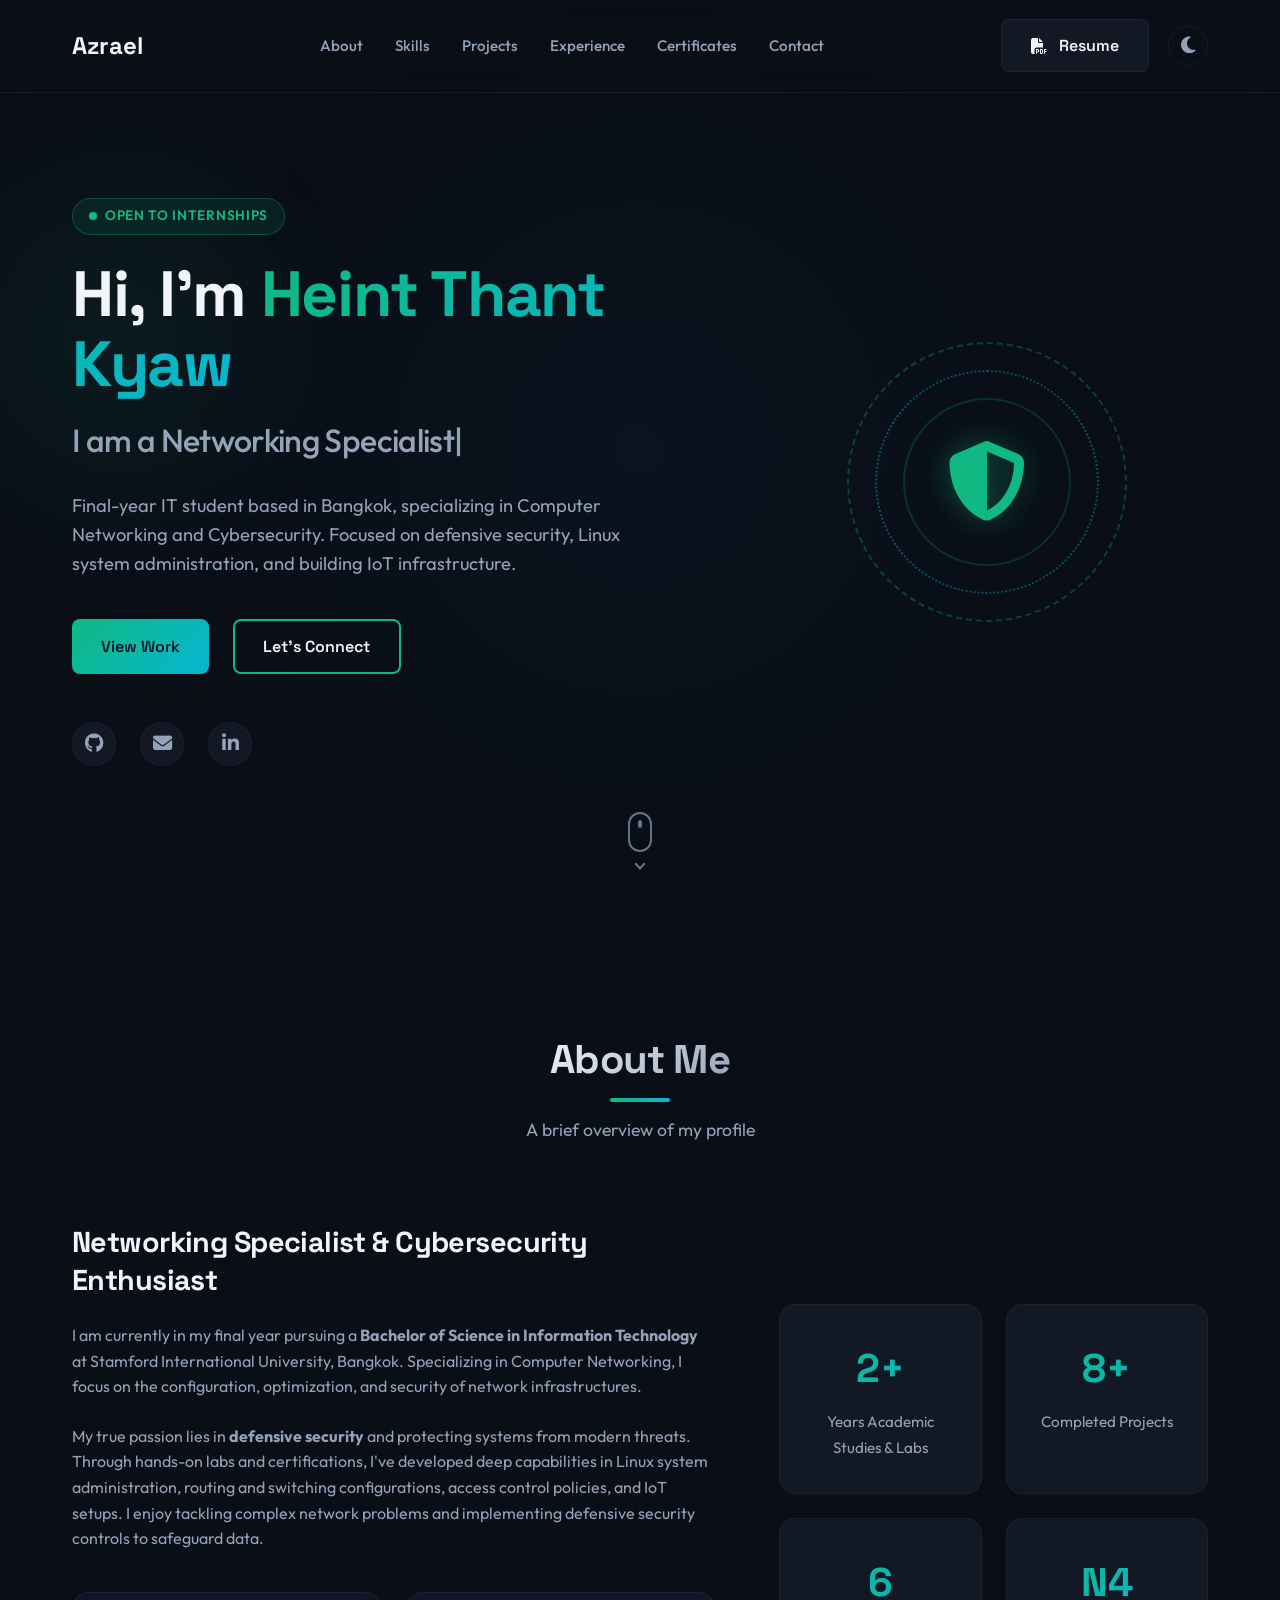
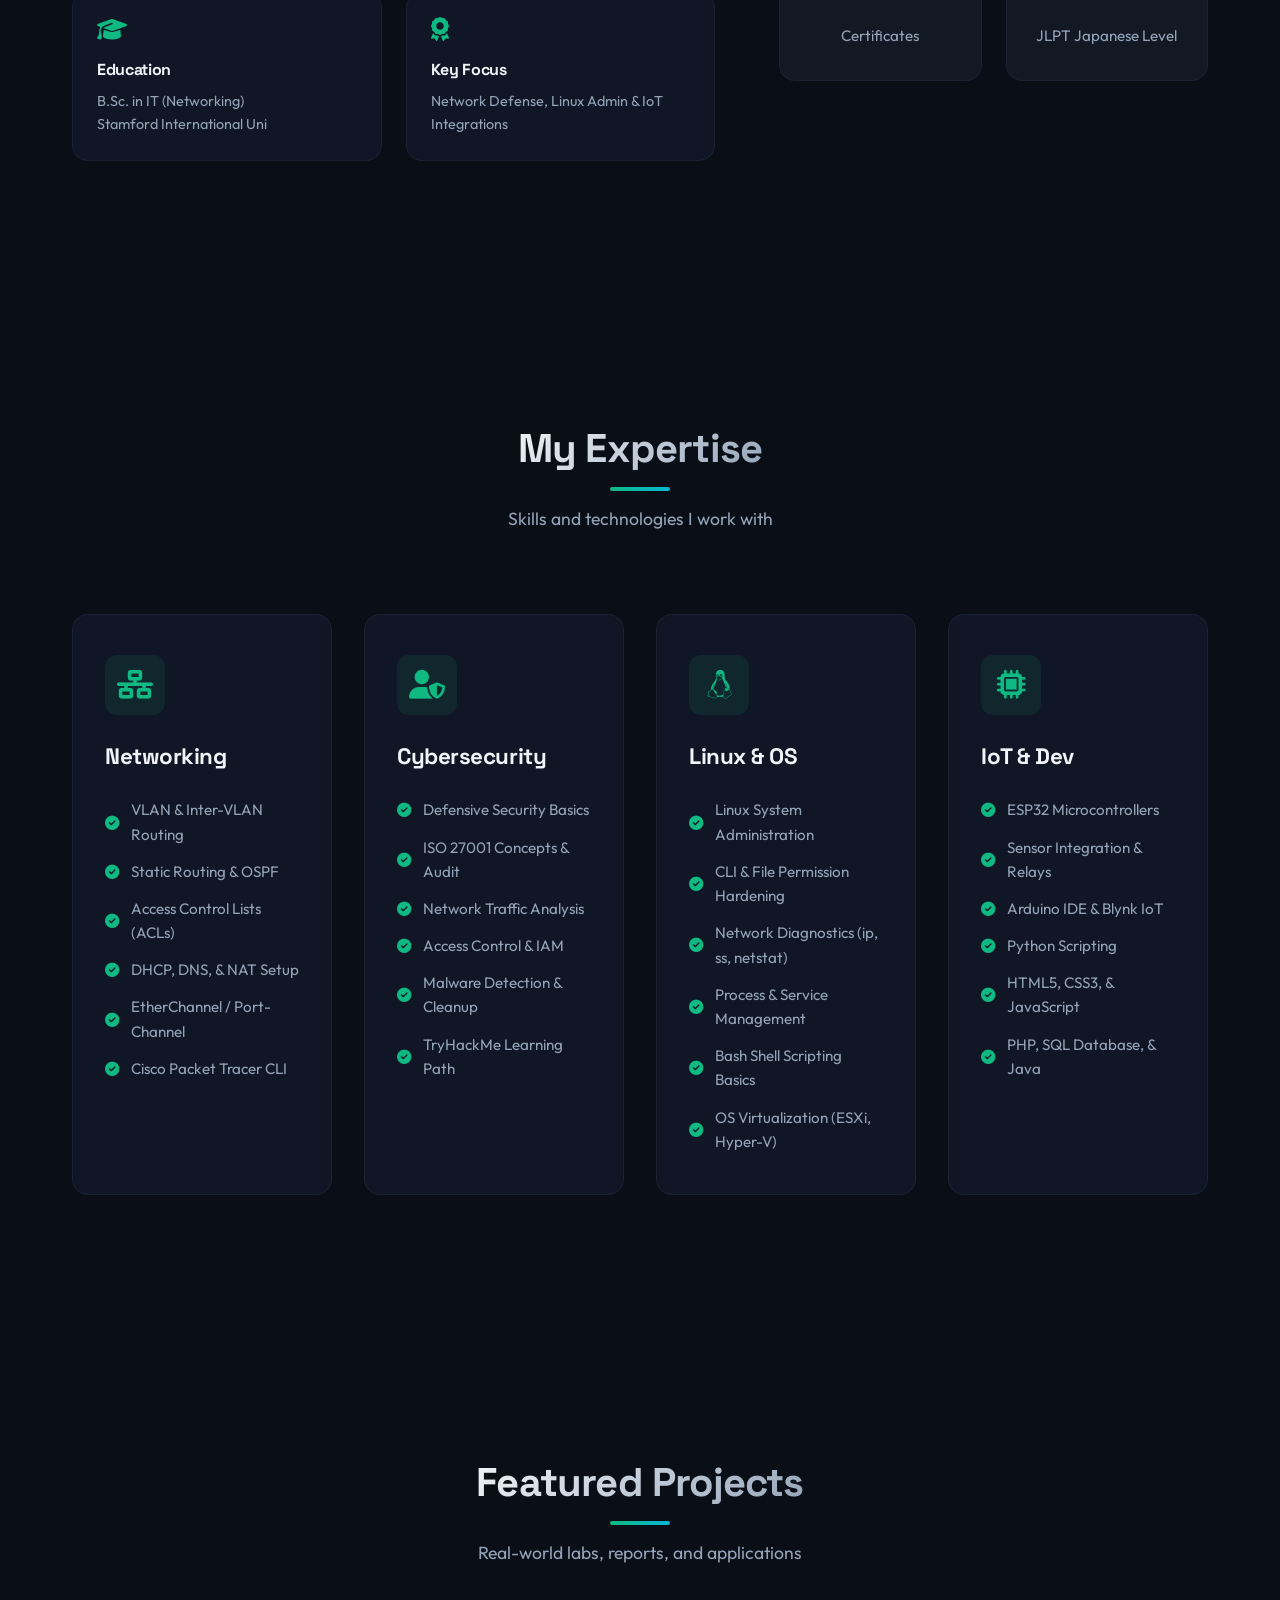
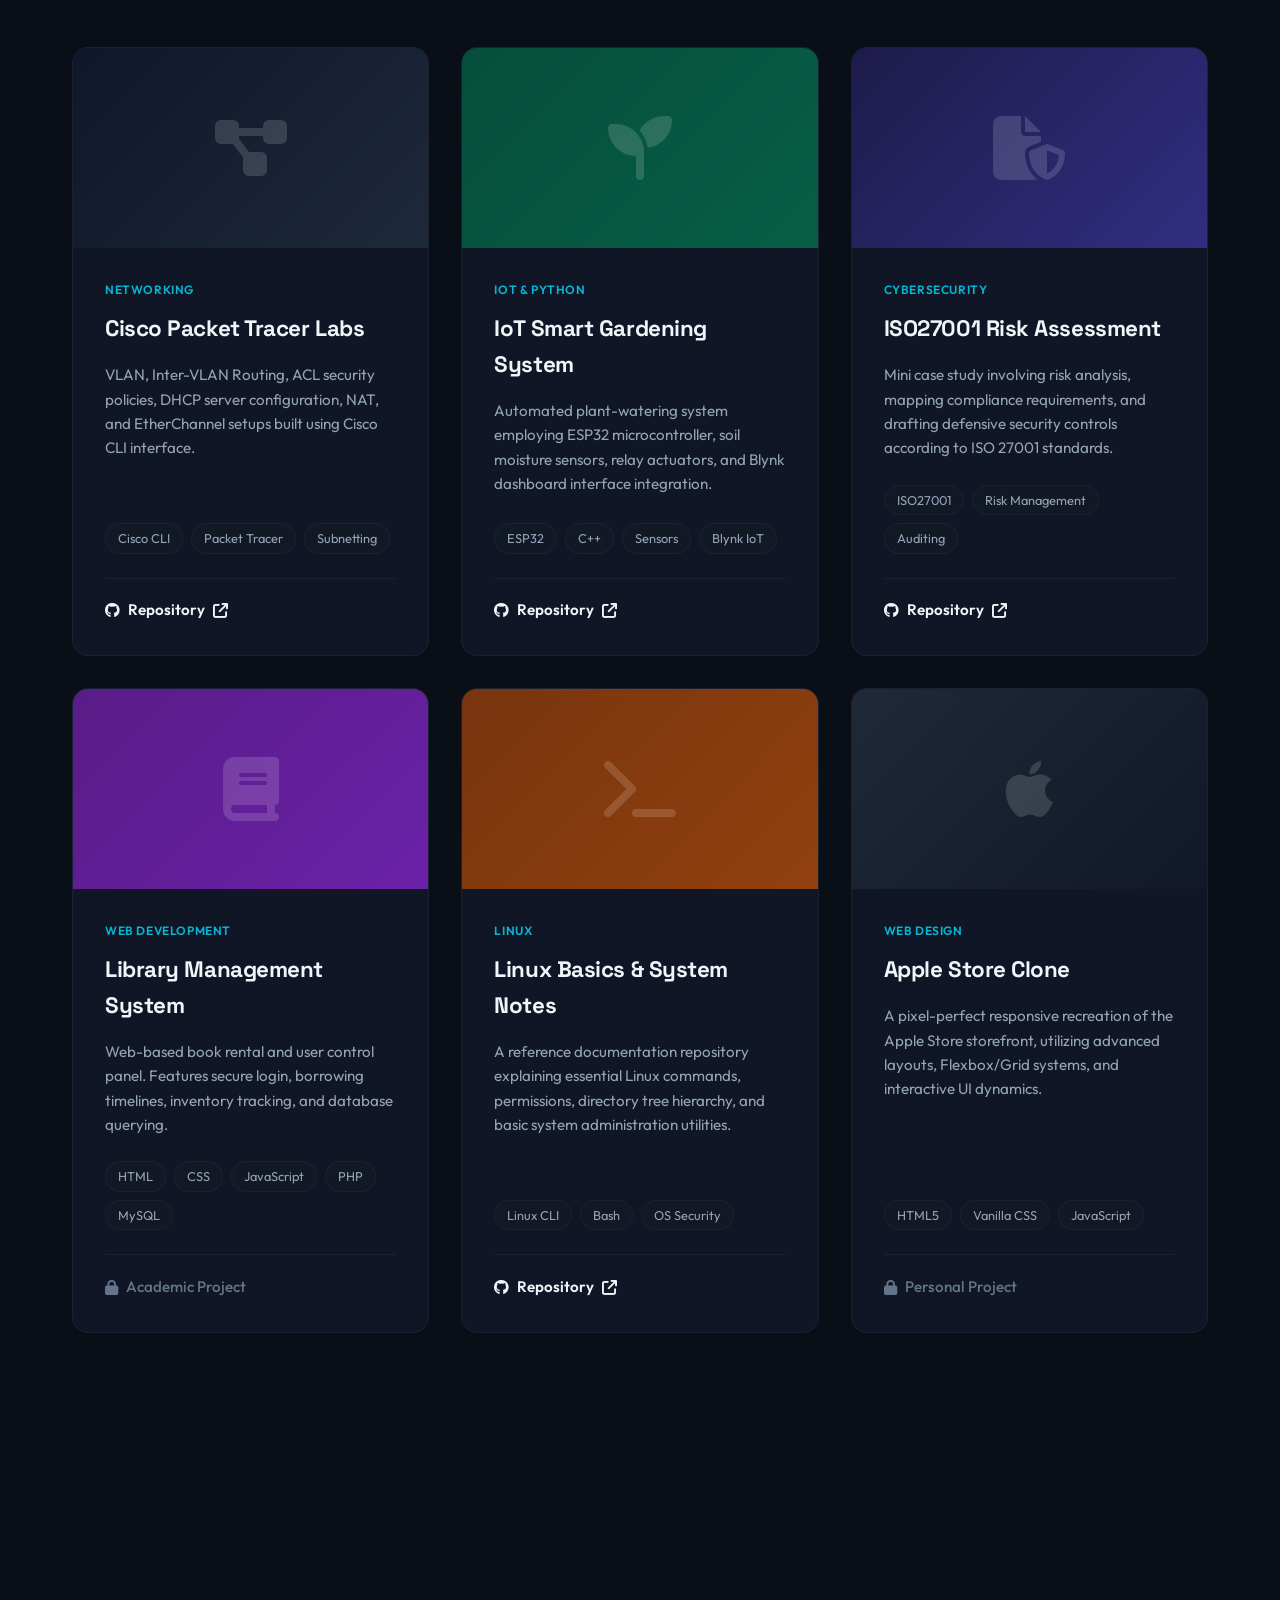
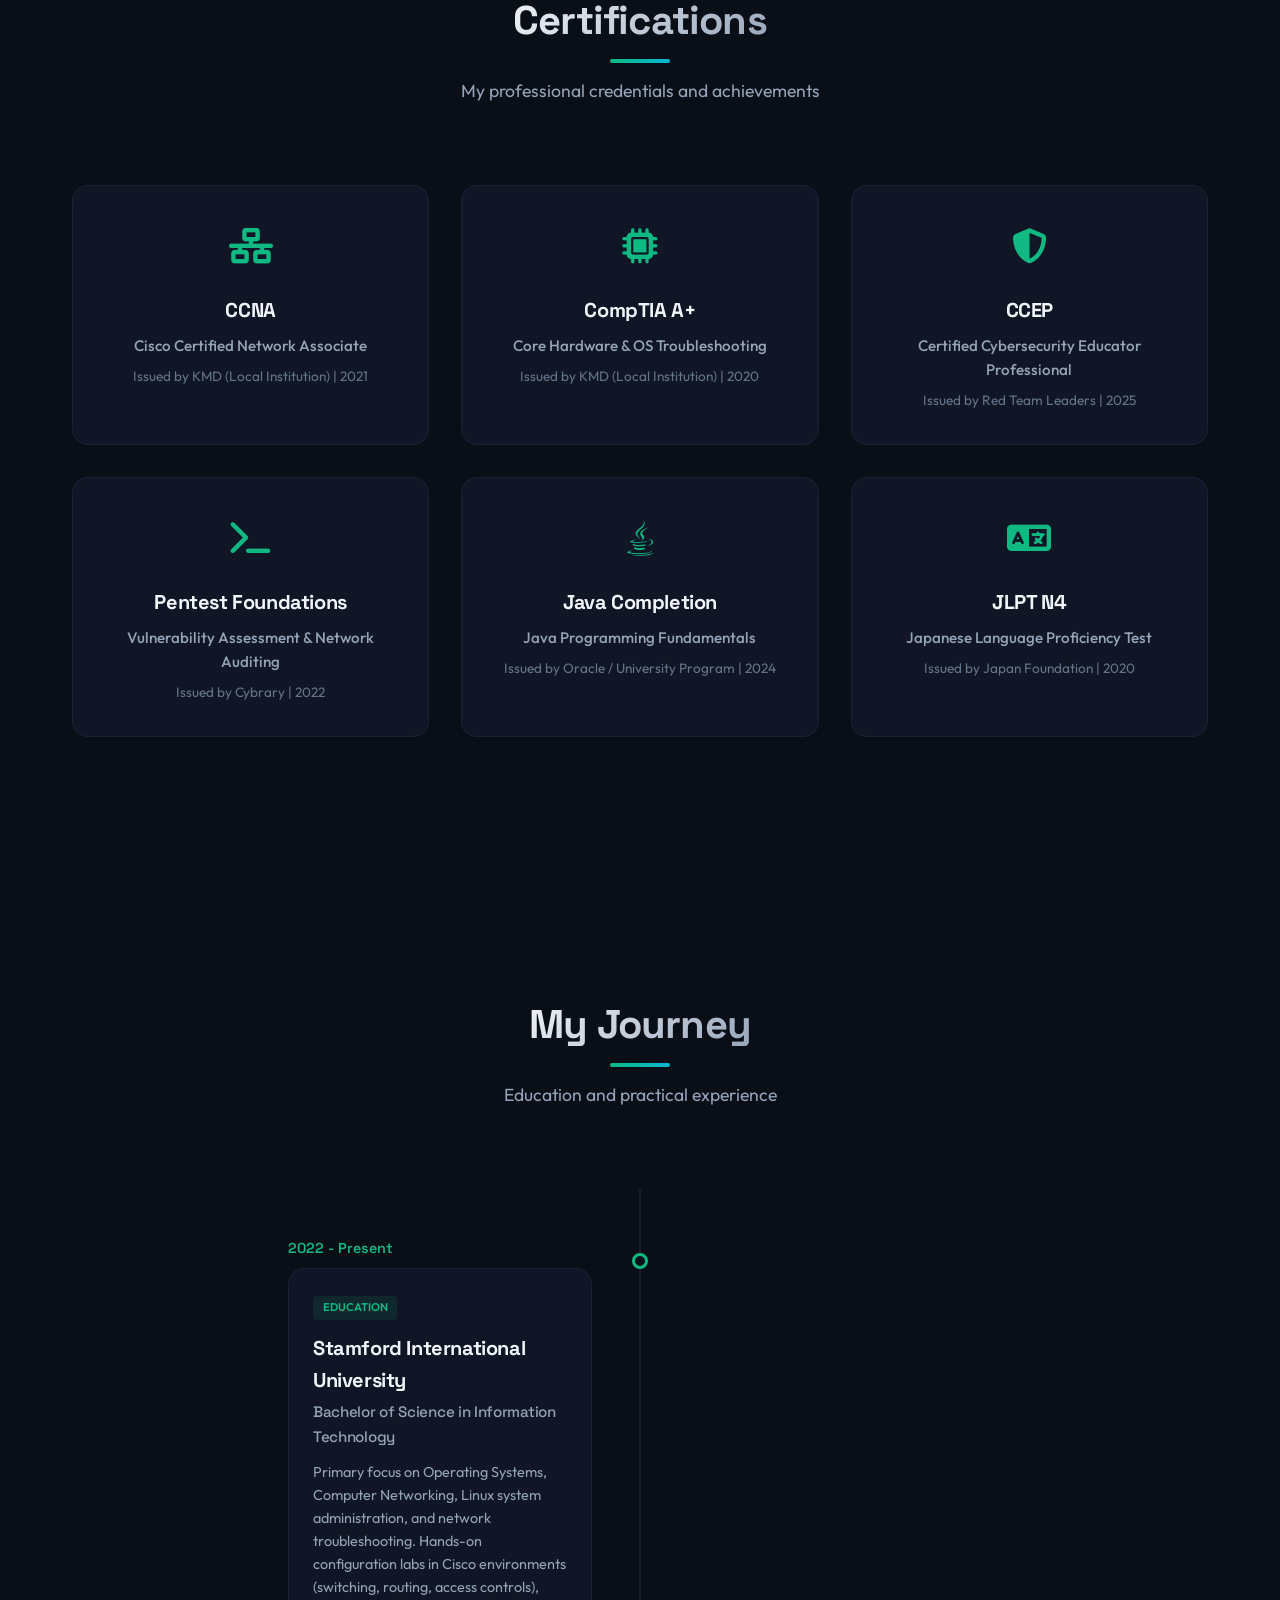
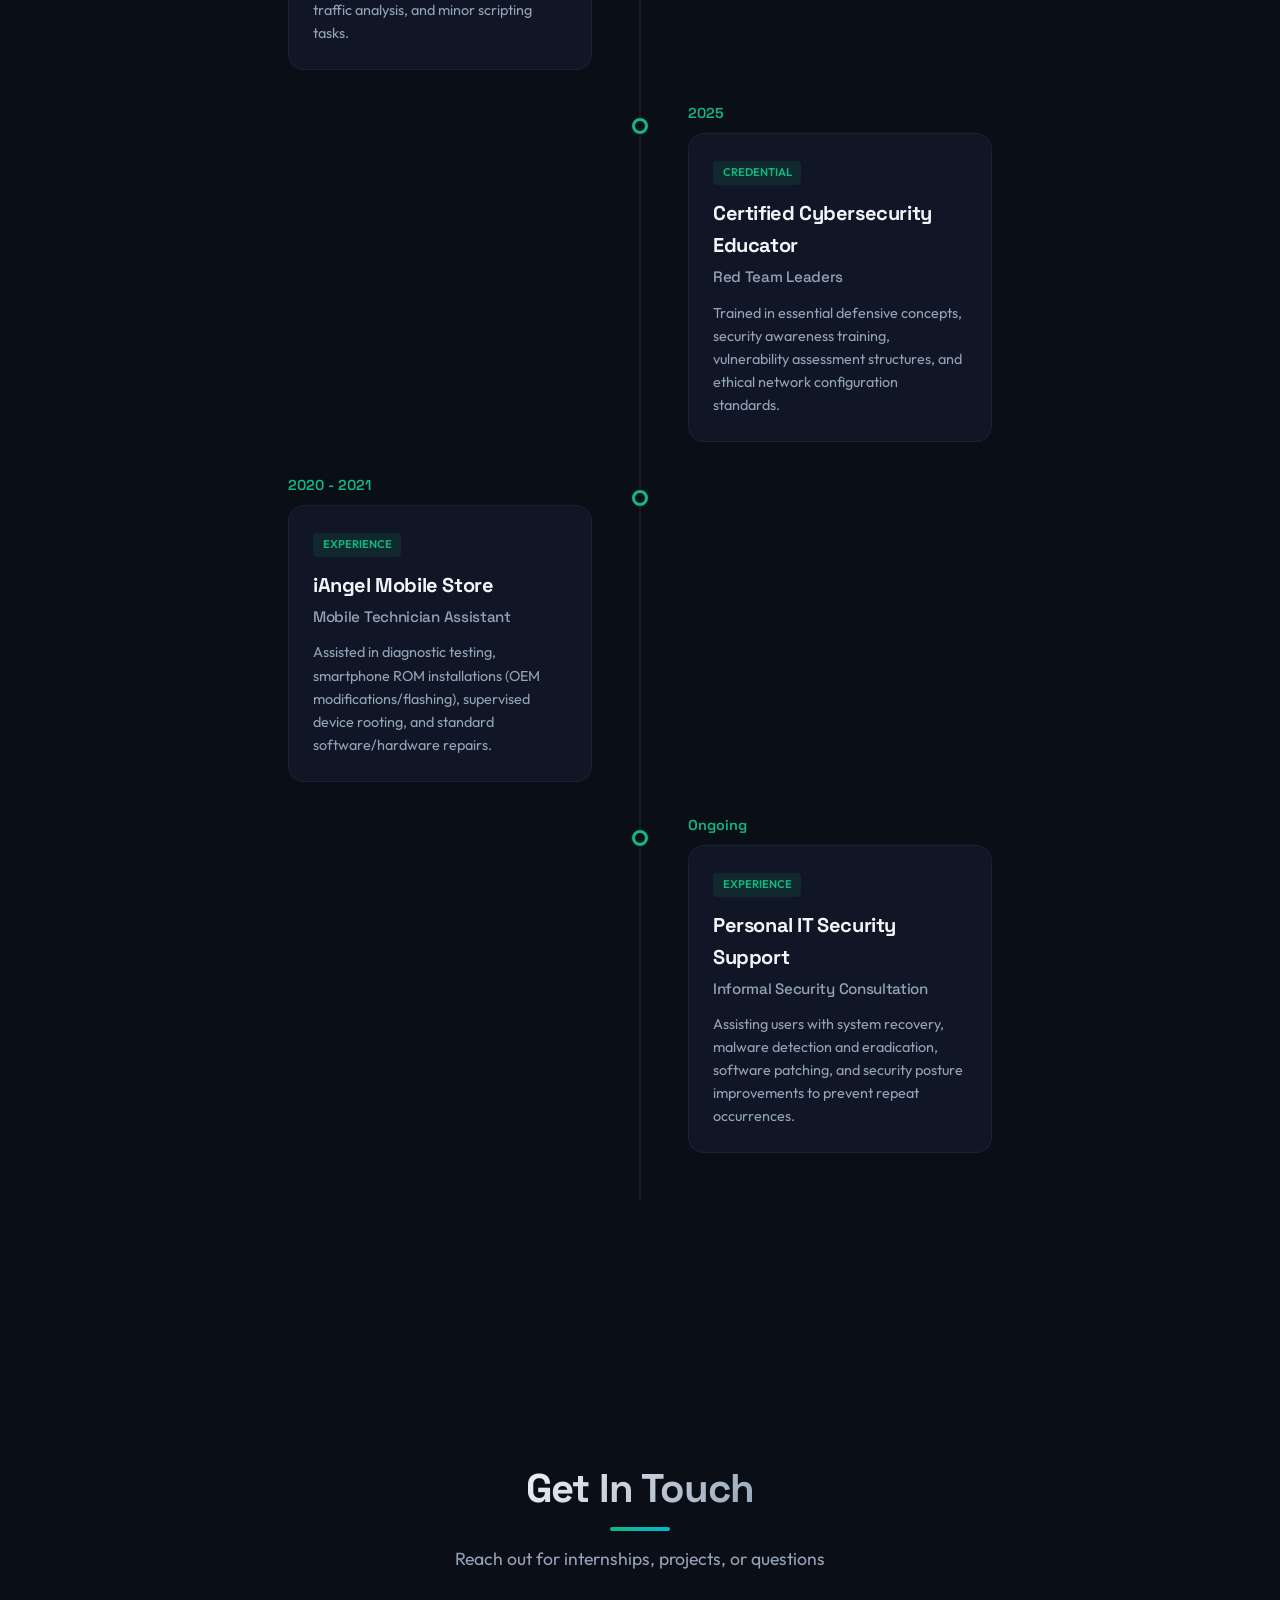
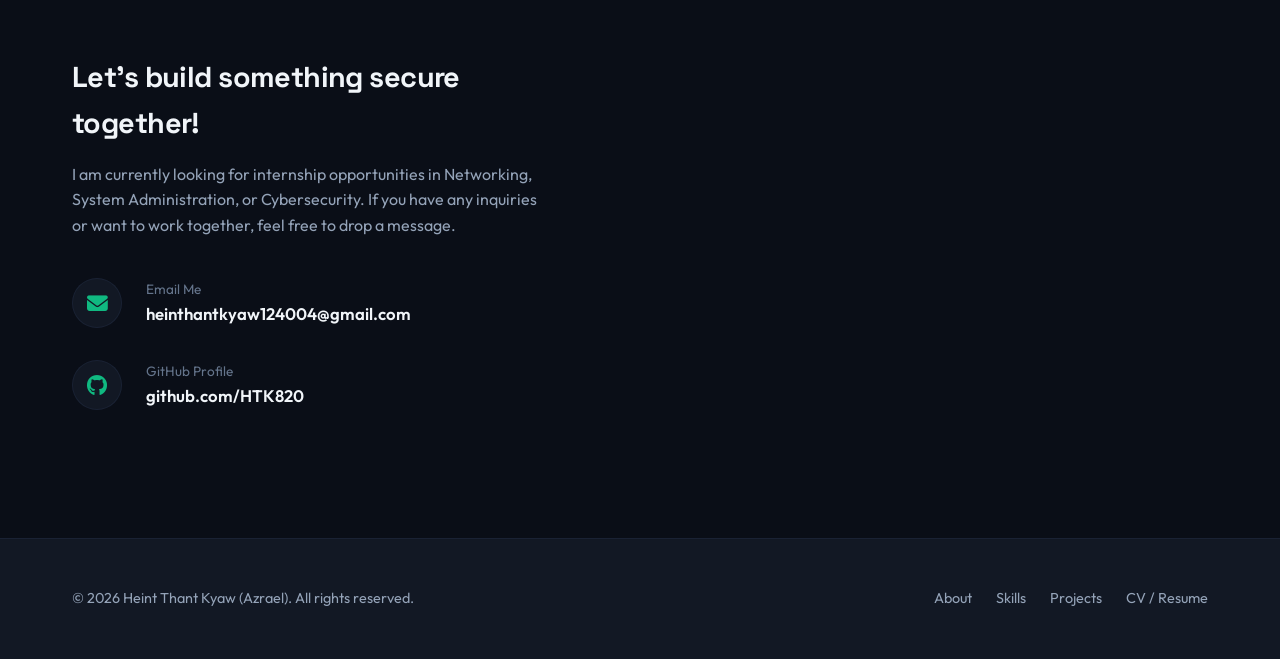
<file: index.html>
<!DOCTYPE html>
<html lang="en">

<head>
    <meta charset="UTF-8">
    <meta name="viewport" content="width=device-width, initial-scale=1.0">
    <title>Heint Thant Kyaw (Azrael) | Networking & Cybersecurity Portfolio</title>
    <meta name="description"
        content="Professional portfolio of Heint Thant Kyaw (Azrael), specializing in Computer Networking, Cybersecurity, Linux System Administration, and IoT. Check out my projects, skills, and certifications.">
    <meta name="keywords"
        content="Heint Thant Kyaw, Azrael, Networking, Cybersecurity, Linux, System Administration, CCNA, CompTIA A+, IoT, ESP32, Portfolio">
    <meta name="author" content="Heint Thant Kyaw">

    <!-- Open Graph / Facebook -->
    <meta property="og:type" content="website">
    <meta property="og:title" content="Heint Thant Kyaw (Azrael) | Networking & Cybersecurity Portfolio">
    <meta property="og:description"
        content="Professional portfolio of Heint Thant Kyaw (Azrael) showcasing projects and expertise in IT infrastructure, networking labs, Linux, and cybersecurity.">

    <!-- Google Fonts -->
    <link rel="preconnect" href="https://fonts.googleapis.com">
    <link rel="preconnect" href="https://fonts.gstatic.com" crossorigin>
    <link
        href="https://fonts.googleapis.com/css2?family=Outfit:wght@300;400;500;600;700;800&family=Space+Grotesk:wght@400;500;600;700&display=swap"
        rel="stylesheet">

    <!-- FontAwesome Icons -->
    <link rel="stylesheet" href="https://cdnjs.cloudflare.com/ajax/libs/font-awesome/6.4.0/css/all.min.css">

    <!-- Custom CSS -->
    <link rel="stylesheet" href="styles.css">
</head>

<body class="dark-theme">
    <!-- Background Elements -->
    <div class="glow-bg"></div>
    <div class="radial-glow"></div>

    <!-- Header Navigation -->
    <header id="header">
        <div class="nav-container">
            <a href="#" class="logo">
                <span class="bracket"></span>Azrael<span class="bracket"></span>
            </a>

            <nav class="nav-menu" id="nav-menu">
                <ul>
                    <li><a href="#about" class="nav-link">About</a></li>
                    <li><a href="#skills" class="nav-link">Skills</a></li>
                    <li><a href="#projects" class="nav-link">Projects</a></li>
                    <li><a href="#experience" class="nav-link">Experience</a></li>
                    <li><a href="#certificates" class="nav-link">Certificates</a></li>
                    <li><a href="#contact" class="nav-link">Contact</a></li>
                    <li class="mobile-only"><a href="cv.html" target="_blank" class="nav-link"><i
                                class="fa-solid fa-file-pdf"></i> Resume</a></li>
                </ul>
            </nav>

            <div class="nav-actions">
                <a href="cv.html" class="btn btn-secondary nav-cv-btn" target="_blank">
                    <i class="fa-solid fa-file-pdf"></i> Resume
                </a>
                <button id="theme-toggle" class="theme-toggle" aria-label="Toggle Theme">
                    <i class="fa-solid fa-moon"></i>
                </button>
                <button class="mobile-menu-toggle" id="mobile-menu-toggle" aria-label="Open Menu">
                    <span class="bar"></span>
                    <span class="bar"></span>
                    <span class="bar"></span>
                </button>
            </div>
        </div>
    </header>

    <main>
        <!-- Hero Section -->
        <section id="hero" class="hero-section">
            <div class="hero-content">
                <div class="badge-container hero-fade-in">
                    <span class="status-badge"><span class="pulse-dot"></span> Open to Internships</span>
                </div>
                <h1 class="hero-title hero-fade-in">
                    Hi, I'm <span class="accent-text">Heint Thant Kyaw</span>
                </h1>
                <h2 class="hero-subtitle hero-fade-in">
                    I am a <span class="typing-text" id="typing-text"></span><span class="cursor">|</span>
                </h2>
                <p class="hero-desc hero-fade-in">
                    Final-year IT student based in Bangkok, specializing in Computer Networking and Cybersecurity.
                    Focused on defensive security, Linux system administration, and building IoT infrastructure.
                </p>
                <div class="hero-cta hero-fade-in">
                    <a href="#projects" class="btn btn-primary">View Work</a>
                    <a href="#contact" class="btn btn-outline">Let's Connect</a>
                </div>

                <div class="social-links hero-fade-in">
                    <a href="https://github.com/HTK820" target="_blank" aria-label="GitHub"><i
                            class="fa-brands fa-github"></i></a>
                    <a href="mailto:heinthantkyaw124004@gmail.com" aria-label="Email"><i
                            class="fa-solid fa-envelope"></i></a>
                    <a href="https://linkedin.com" target="_blank" aria-label="LinkedIn"><i
                            class="fa-brands fa-linkedin-in"></i></a>
                </div>
            </div>

            <div class="hero-graphics hero-fade-in">
                <div class="cyber-shield-container">
                    <div class="cyber-ring ring-1"></div>
                    <div class="cyber-ring ring-2"></div>
                    <div class="cyber-ring ring-3"></div>
                    <div class="shield-icon">
                        <i class="fa-solid fa-shield-halved"></i>
                    </div>
                </div>
            </div>

            <a href="#about" class="scroll-down" aria-label="Scroll Down">
                <span class="mouse">
                    <span class="wheel"></span>
                </span>
                <span class="arrow"></span>
            </a>
        </section>

        <!-- About Section -->
        <section id="about" class="section about-section scroll-reveal">
            <div class="container">
                <div class="section-header">
                    <h2 class="section-title">About Me</h2>
                    <span class="section-subtitle">A brief overview of my profile</span>
                </div>

                <div class="about-grid">
                    <div class="about-info">
                        <h3>Networking Specialist & Cybersecurity Enthusiast</h3>
                        <p>
                            I am currently in my final year pursuing a <strong>Bachelor of Science in Information
                                Technology</strong> at Stamford International University, Bangkok. Specializing in
                            Computer Networking, I focus on the configuration, optimization, and security of network
                            infrastructures.
                        </p>
                        <p>
                            My true passion lies in <strong>defensive security</strong> and protecting systems from
                            modern threats. Through hands-on labs and certifications, I've developed deep capabilities
                            in Linux system administration, routing and switching configurations, access control
                            policies, and IoT setups. I enjoy tackling complex network problems and implementing
                            defensive security controls to safeguard data.
                        </p>

                        <div class="info-cards">
                            <div class="info-card">
                                <i class="fa-solid fa-graduation-cap"></i>
                                <h4>Education</h4>
                                <p>B.Sc. in IT (Networking)<br>Stamford International Uni</p>
                            </div>
                            <div class="info-card">
                                <i class="fa-solid fa-award"></i>
                                <h4>Key Focus</h4>
                                <p>Network Defense, Linux Admin & IoT Integrations</p>
                            </div>
                        </div>
                    </div>

                    <div class="about-stats">
                        <div class="stat-box">
                            <span class="stat-num">2+</span>
                            <span class="stat-text">Years Academic Studies & Labs</span>
                        </div>
                        <div class="stat-box">
                            <span class="stat-num">8+</span>
                            <span class="stat-text">Completed Projects</span>
                        </div>
                        <div class="stat-box">
                            <span class="stat-num">6</span>
                            <span class="stat-text">Certificates</span>
                        </div>
                        <div class="stat-box">
                            <span class="stat-num">N4</span>
                            <span class="stat-text">JLPT Japanese Level</span>
                        </div>
                    </div>
                </div>
            </div>
        </section>

        <!-- Skills Section -->
        <section id="skills" class="section skills-section scroll-reveal">
            <div class="container">
                <div class="section-header">
                    <h2 class="section-title">My Expertise</h2>
                    <span class="section-subtitle">Skills and technologies I work with</span>
                </div>

                <div class="skills-grid">
                    <!-- Networking Card -->
                    <div class="skill-category-card">
                        <div class="card-icon"><i class="fa-solid fa-network-wired"></i></div>
                        <h3>Networking</h3>
                        <ul class="skills-list">
                            <li><i class="fa-solid fa-circle-check"></i> VLAN & Inter-VLAN Routing</li>
                            <li><i class="fa-solid fa-circle-check"></i> Static Routing & OSPF</li>
                            <li><i class="fa-solid fa-circle-check"></i> Access Control Lists (ACLs)</li>
                            <li><i class="fa-solid fa-circle-check"></i> DHCP, DNS, & NAT Setup</li>
                            <li><i class="fa-solid fa-circle-check"></i> EtherChannel / Port-Channel</li>
                            <li><i class="fa-solid fa-circle-check"></i> Cisco Packet Tracer CLI</li>
                        </ul>
                    </div>

                    <!-- Cybersecurity Card -->
                    <div class="skill-category-card">
                        <div class="card-icon"><i class="fa-solid fa-user-shield"></i></div>
                        <h3>Cybersecurity</h3>
                        <ul class="skills-list">
                            <li><i class="fa-solid fa-circle-check"></i> Defensive Security Basics</li>
                            <li><i class="fa-solid fa-circle-check"></i> ISO 27001 Concepts & Audit</li>
                            <li><i class="fa-solid fa-circle-check"></i> Network Traffic Analysis</li>
                            <li><i class="fa-solid fa-circle-check"></i> Access Control & IAM</li>
                            <li><i class="fa-solid fa-circle-check"></i> Malware Detection & Cleanup</li>
                            <li><i class="fa-solid fa-circle-check"></i> TryHackMe Learning Path</li>
                        </ul>
                    </div>

                    <!-- Linux & OS Card -->
                    <div class="skill-category-card">
                        <div class="card-icon"><i class="fa-brands fa-linux"></i></div>
                        <h3>Linux & OS</h3>
                        <ul class="skills-list">
                            <li><i class="fa-solid fa-circle-check"></i> Linux System Administration</li>
                            <li><i class="fa-solid fa-circle-check"></i> CLI & File Permission Hardening</li>
                            <li><i class="fa-solid fa-circle-check"></i> Network Diagnostics (ip, ss, netstat)</li>
                            <li><i class="fa-solid fa-circle-check"></i> Process & Service Management</li>
                            <li><i class="fa-solid fa-circle-check"></i> Bash Shell Scripting Basics</li>
                            <li><i class="fa-solid fa-circle-check"></i> OS Virtualization (ESXi, Hyper-V)</li>
                        </ul>
                    </div>

                    <!-- IoT & Development Card -->
                    <div class="skill-category-card">
                        <div class="card-icon"><i class="fa-solid fa-microchip"></i></div>
                        <h3>IoT & Dev</h3>
                        <ul class="skills-list">
                            <li><i class="fa-solid fa-circle-check"></i> ESP32 Microcontrollers</li>
                            <li><i class="fa-solid fa-circle-check"></i> Sensor Integration & Relays</li>
                            <li><i class="fa-solid fa-circle-check"></i> Arduino IDE & Blynk IoT</li>
                            <li><i class="fa-solid fa-circle-check"></i> Python Scripting</li>
                            <li><i class="fa-solid fa-circle-check"></i> HTML5, CSS3, & JavaScript</li>
                            <li><i class="fa-solid fa-circle-check"></i> PHP, SQL Database, & Java</li>
                        </ul>
                    </div>
                </div>
            </div>
        </section>

        <!-- Projects Section -->
        <section id="projects" class="section projects-section scroll-reveal">
            <div class="container">
                <div class="section-header">
                    <h2 class="section-title">Featured Projects</h2>
                    <span class="section-subtitle">Real-world labs, reports, and applications</span>
                </div>

                <div class="projects-grid">
                    <!-- Project 1: Cisco Packet Tracer -->
                    <div class="project-card">
                        <div class="project-img-placeholder"
                            style="background: linear-gradient(135deg, #0f172a, #1e293b);">
                            <i class="fa-solid fa-diagram-project"></i>
                        </div>
                        <div class="project-content">
                            <span class="project-tag">Networking</span>
                            <h3>Cisco Packet Tracer Labs</h3>
                            <p>VLAN, Inter-VLAN Routing, ACL security policies, DHCP server configuration, NAT, and
                                EtherChannel setups built using Cisco CLI interface.</p>
                            <div class="project-tech">
                                <span>Cisco CLI</span>
                                <span>Packet Tracer</span>
                                <span>Subnetting</span>
                            </div>
                            <div class="project-links">
                                <a href="https://github.com/HTK820/Networking" target="_blank" class="project-link"><i
                                        class="fa-brands fa-github"></i> Repository <i
                                        class="fa-solid fa-arrow-up-right-from-square"></i></a>
                            </div>
                        </div>
                    </div>

                    <!-- Project 2: IoT Smart Gardening -->
                    <div class="project-card">
                        <div class="project-img-placeholder"
                            style="background: linear-gradient(135deg, #064e3b, #065f46);">
                            <i class="fa-solid fa-seedling"></i>
                        </div>
                        <div class="project-content">
                            <span class="project-tag">IoT & Python</span>
                            <h3>IoT Smart Gardening System</h3>
                            <p>Automated plant-watering system employing ESP32 microcontroller, soil moisture sensors,
                                relay actuators, and Blynk dashboard interface integration.</p>
                            <div class="project-tech">
                                <span>ESP32</span>
                                <span>C++</span>
                                <span>Sensors</span>
                                <span>Blynk IoT</span>
                            </div>
                            <div class="project-links">
                                <a href="https://github.com/HTK820/IOT" target="_blank" class="project-link"><i
                                        class="fa-brands fa-github"></i> Repository <i
                                        class="fa-solid fa-arrow-up-right-from-square"></i></a>
                            </div>
                        </div>
                    </div>

                    <!-- Project 3: ISO27001 Mini Case Study -->
                    <div class="project-card">
                        <div class="project-img-placeholder"
                            style="background: linear-gradient(135deg, #1e1b4b, #312e81);">
                            <i class="fa-solid fa-file-shield"></i>
                        </div>
                        <div class="project-content">
                            <span class="project-tag">Cybersecurity</span>
                            <h3>ISO27001 Risk Assessment</h3>
                            <p>Mini case study involving risk analysis, mapping compliance requirements, and drafting
                                defensive security controls according to ISO 27001 standards.</p>
                            <div class="project-tech">
                                <span>ISO27001</span>
                                <span>Risk Management</span>
                                <span>Auditing</span>
                            </div>
                            <div class="project-links">
                                <a href="https://github.com/HTK820/ISO27001" target="_blank" class="project-link"><i
                                        class="fa-brands fa-github"></i> Repository <i
                                        class="fa-solid fa-arrow-up-right-from-square"></i></a>
                            </div>
                        </div>
                    </div>

                    <!-- Project 4: Library Management System -->
                    <div class="project-card">
                        <div class="project-img-placeholder"
                            style="background: linear-gradient(135deg, #581c87, #6b21a8);">
                            <i class="fa-solid fa-book"></i>
                        </div>
                        <div class="project-content">
                            <span class="project-tag">Web Development</span>
                            <h3>Library Management System</h3>
                            <p>Web-based book rental and user control panel. Features secure login, borrowing timelines,
                                inventory tracking, and database querying.</p>
                            <div class="project-tech">
                                <span>HTML</span>
                                <span>CSS</span>
                                <span>JavaScript</span>
                                <span>PHP</span>
                                <span>MySQL</span>
                            </div>
                            <div class="project-links">
                                <span class="project-link-disabled"><i class="fa-solid fa-lock"></i> Academic
                                    Project</span>
                            </div>
                        </div>
                    </div>

                    <!-- Project 5: Linux Admin Notes & Guide -->
                    <div class="project-card">
                        <div class="project-img-placeholder"
                            style="background: linear-gradient(135deg, #78350f, #92400e);">
                            <i class="fa-solid fa-terminal"></i>
                        </div>
                        <div class="project-content">
                            <span class="project-tag">Linux</span>
                            <h3>Linux Basics & System Notes</h3>
                            <p>A reference documentation repository explaining essential Linux commands, permissions,
                                directory tree hierarchy, and basic system administration utilities.</p>
                            <div class="project-tech">
                                <span>Linux CLI</span>
                                <span>Bash</span>
                                <span>OS Security</span>
                            </div>
                            <div class="project-links">
                                <a href="https://github.com/HTK820/Linux" target="_blank" class="project-link"><i
                                        class="fa-brands fa-github"></i> Repository <i
                                        class="fa-solid fa-arrow-up-right-from-square"></i></a>
                            </div>
                        </div>
                    </div>

                    <!-- Project 6: Apple Store Front-end Clone -->
                    <div class="project-card">
                        <div class="project-img-placeholder"
                            style="background: linear-gradient(135deg, #1f2937, #111827);">
                            <i class="fa-brands fa-apple"></i>
                        </div>
                        <div class="project-content">
                            <span class="project-tag">Web Design</span>
                            <h3>Apple Store Clone</h3>
                            <p>A pixel-perfect responsive recreation of the Apple Store storefront, utilizing advanced
                                layouts, Flexbox/Grid systems, and interactive UI dynamics.</p>
                            <div class="project-tech">
                                <span>HTML5</span>
                                <span>Vanilla CSS</span>
                                <span>JavaScript</span>
                            </div>
                            <div class="project-links">
                                <span class="project-link-disabled"><i class="fa-solid fa-lock"></i> Personal
                                    Project</span>
                            </div>
                        </div>
                    </div>
                </div>
            </div>
        </section>

        <!-- Certificates Section -->
        <section id="certificates" class="section certificates-section scroll-reveal">
            <div class="container">
                <div class="section-header">
                    <h2 class="section-title">Certifications</h2>
                    <span class="section-subtitle">My professional credentials and achievements</span>
                </div>

                <div class="certificates-grid">
                    <!-- CCNA -->
                    <div class="cert-card">
                        <div class="cert-icon"><i class="fa-solid fa-network-wired"></i></div>
                        <h3>CCNA</h3>
                        <p class="cert-issuer">Cisco Certified Network Associate</p>
                        <p class="cert-org">Issued by KMD (Local Institution) | 2021</p>
                    </div>

                    <!-- CompTIA A+ -->
                    <div class="cert-card">
                        <div class="cert-icon"><i class="fa-solid fa-microchip"></i></div>
                        <h3>CompTIA A+</h3>
                        <p class="cert-issuer">Core Hardware & OS Troubleshooting</p>
                        <p class="cert-org">Issued by KMD (Local Institution) | 2020</p>
                    </div>

                    <!-- CCEP -->
                    <div class="cert-card">
                        <div class="cert-icon"><i class="fa-solid fa-shield-halved"></i></div>
                        <h3>CCEP</h3>
                        <p class="cert-issuer">Certified Cybersecurity Educator Professional</p>
                        <p class="cert-org">Issued by Red Team Leaders | 2025</p>
                    </div>

                    <!-- Pentest Foundations -->
                    <div class="cert-card">
                        <div class="cert-icon"><i class="fa-solid fa-terminal"></i></div>
                        <h3>Pentest Foundations</h3>
                        <p class="cert-issuer">Vulnerability Assessment & Network Auditing</p>
                        <p class="cert-org">Issued by Cybrary | 2022</p>
                    </div>

                    <!-- Java Completion -->
                    <div class="cert-card">
                        <div class="cert-icon"><i class="fa-brands fa-java"></i></div>
                        <h3>Java Completion</h3>
                        <p class="cert-issuer">Java Programming Fundamentals</p>
                        <p class="cert-org">Issued by Oracle / University Program | 2024</p>
                    </div>

                    <!-- JLPT N4 -->
                    <div class="cert-card">
                        <div class="cert-icon"><i class="fa-solid fa-language"></i></div>
                        <h3>JLPT N4</h3>
                        <p class="cert-issuer">Japanese Language Proficiency Test</p>
                        <p class="cert-org">Issued by Japan Foundation | 2020</p>
                    </div>
                </div>
            </div>
        </section>

        <!-- Timeline Section -->
        <section id="experience" class="section experience-section scroll-reveal">
            <div class="container">
                <div class="section-header">
                    <h2 class="section-title">My Journey</h2>
                    <span class="section-subtitle">Education and practical experience</span>
                </div>

                <div class="timeline">
                    <!-- Timeline Item 1: Education -->
                    <div class="timeline-item left">
                        <div class="timeline-dot"></div>
                        <div class="timeline-date">2022 - Present</div>
                        <div class="timeline-content">
                            <span class="timeline-tag">Education</span>
                            <h3>Stamford International University</h3>
                            <h4>Bachelor of Science in Information Technology</h4>
                            <p>Primary focus on Operating Systems, Computer Networking, Linux system administration, and
                                network troubleshooting. Hands-on configuration labs in Cisco environments (switching,
                                routing, access controls), traffic analysis, and minor scripting tasks.</p>
                        </div>
                    </div>

                    <!-- Timeline Item 2: CCEP -->
                    <div class="timeline-item right">
                        <div class="timeline-dot"></div>
                        <div class="timeline-date">2025</div>
                        <div class="timeline-content">
                            <span class="timeline-tag">Credential</span>
                            <h3>Certified Cybersecurity Educator</h3>
                            <h4>Red Team Leaders</h4>
                            <p>Trained in essential defensive concepts, security awareness training, vulnerability
                                assessment structures, and ethical network configuration standards.</p>
                        </div>
                    </div>

                    <!-- Timeline Item 3: iAngel -->
                    <div class="timeline-item left">
                        <div class="timeline-dot"></div>
                        <div class="timeline-date">2020 - 2021</div>
                        <div class="timeline-content">
                            <span class="timeline-tag">Experience</span>
                            <h3>iAngel Mobile Store</h3>
                            <h4>Mobile Technician Assistant</h4>
                            <p>Assisted in diagnostic testing, smartphone ROM installations (OEM
                                modifications/flashing), supervised device rooting, and standard software/hardware
                                repairs.</p>
                        </div>
                    </div>

                    <!-- Timeline Item 4: Personal IT Security Support -->
                    <div class="timeline-item right">
                        <div class="timeline-dot"></div>
                        <div class="timeline-date">Ongoing</div>
                        <div class="timeline-content">
                            <span class="timeline-tag">Experience</span>
                            <h3>Personal IT Security Support</h3>
                            <h4>Informal Security Consultation</h4>
                            <p>Assisting users with system recovery, malware detection and eradication, software
                                patching, and security posture improvements to prevent repeat occurrences.</p>
                        </div>
                    </div>
                </div>
            </div>
        </section>

        <!-- Contact Section -->
        <section id="contact" class="section contact-section scroll-reveal">
            <div class="container">
                <div class="section-header">
                    <h2 class="section-title">Get In Touch</h2>
                    <span class="section-subtitle">Reach out for internships, projects, or questions</span>
                </div>

                <div class="contact-grid">
                    <div class="contact-info-panel">
                        <h3>Let's build something secure together!</h3>
                        <p>I am currently looking for internship opportunities in Networking, System Administration, or
                            Cybersecurity. If you have any inquiries or want to work together, feel free to drop a
                            message.</p>

                        <div class="contact-details">
                            <div class="contact-item">
                                <div class="item-icon"><i class="fa-solid fa-envelope"></i></div>
                                <div class="item-text">
                                    <span>Email Me</span>
                                    <a href="mailto:heinthantkyaw124004@gmail.com">heinthantkyaw124004@gmail.com</a>
                                </div>
                            </div>



                            <div class="contact-item">
                                <div class="item-icon"><i class="fa-brands fa-github"></i></div>
                                <div class="item-text">
                                    <span>GitHub Profile</span>
                                    <a href="https://github.com/HTK820" target="_blank">github.com/HTK820</a>
                                </div>
                            </div>
                        </div>
                    </div>


                </div>
            </div>
        </section>
    </main>

    <!-- Footer -->
    <footer>
        <div class="footer-container">
            <p class="copyright">&copy; 2026 Heint Thant Kyaw (Azrael). All rights reserved.</p>
            <div class="footer-links">
                <a href="#about">About</a>
                <a href="#skills">Skills</a>
                <a href="#projects">Projects</a>
                <a href="cv.html" target="_blank">CV / Resume</a>
            </div>
        </div>
    </footer>

    <!-- Back to Top Button -->
    <a href="#" class="back-to-top" id="back-to-top" aria-label="Back to Top">
        <i class="fa-solid fa-arrow-up"></i>
    </a>

    <!-- Custom JavaScript -->
    <script src="script.js"></script>
</body>

</html>
</file>
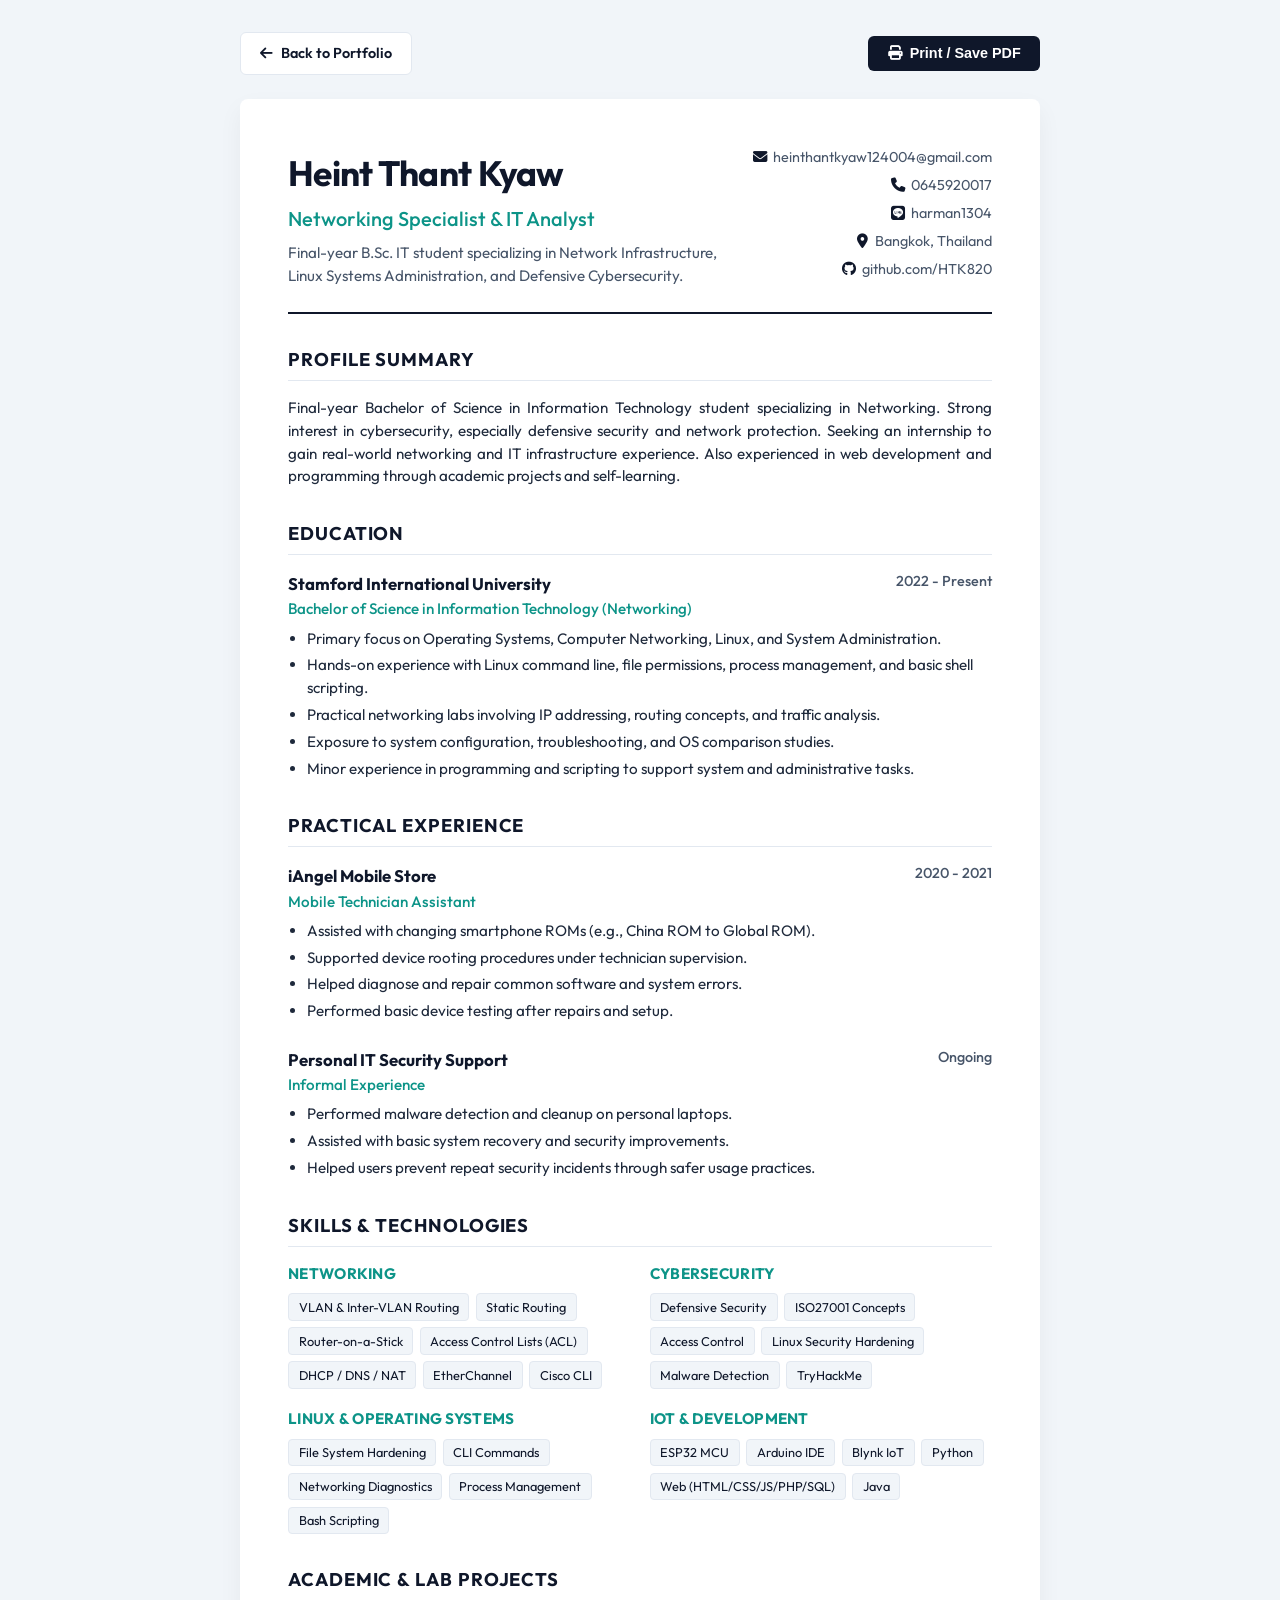
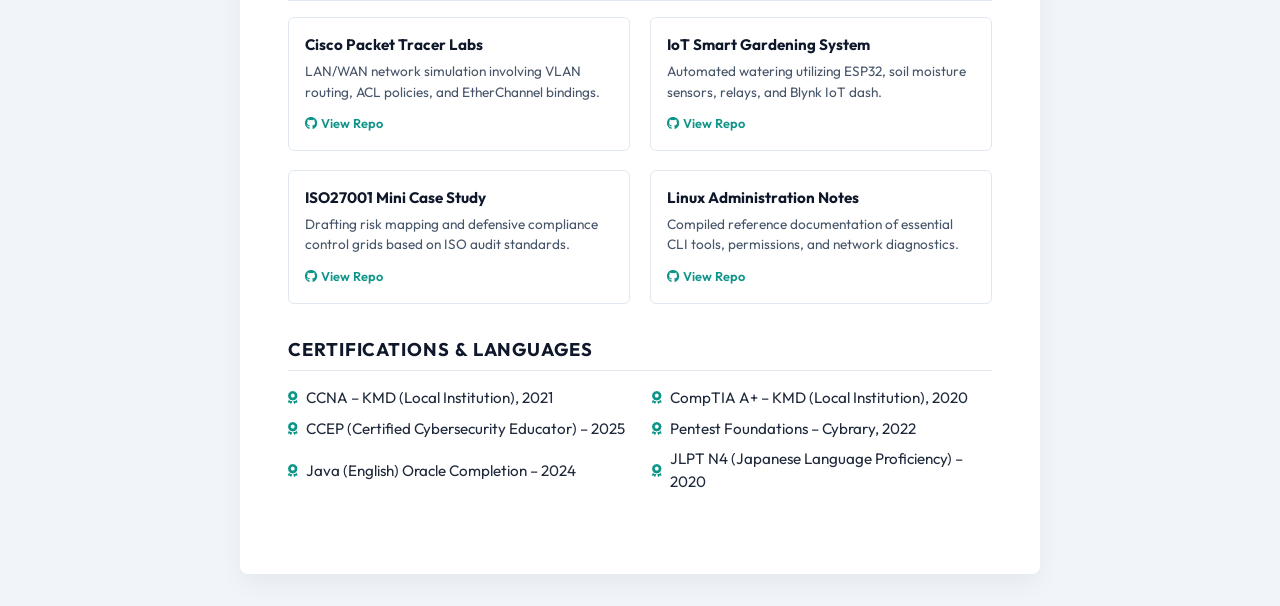
<file: cv.html>
<!DOCTYPE html>
<html lang="en">

<head>
    <meta charset="UTF-8">
    <meta name="viewport" content="width=device-width, initial-scale=1.0">
    <title>Curriculum Vitae | Heint Thant Kyaw (Azrael)</title>
    <!-- Google Fonts -->
    <link rel="preconnect" href="https://fonts.googleapis.com">
    <link rel="preconnect" href="https://fonts.gstatic.com" crossorigin>
    <link href="https://fonts.googleapis.com/css2?family=Outfit:wght@300;400;500;600;700&display=swap" rel="stylesheet">
    <!-- FontAwesome Icons -->
    <link rel="stylesheet" href="https://cdnjs.cloudflare.com/ajax/libs/font-awesome/6.4.0/css/all.min.css">

    <style>
        :root {
            --primary-color: #0f172a;
            --secondary-color: #475569;
            --accent-color: #0d9488;
            --bg-color: #ffffff;
            --text-color: #1e293b;
            --border-color: #e2e8f0;
            --font-main: 'Outfit', sans-serif;
        }

        * {
            margin: 0;
            padding: 0;
            box-sizing: border-box;
        }

        body {
            font-family: var(--font-main);
            background-color: #f1f5f9;
            color: var(--text-color);
            line-height: 1.5;
            padding: 2rem 0;
        }

        /* CV container configured to mimic A4 aspect ratio on screens */
        .cv-container {
            width: 100%;
            max-width: 800px;
            margin: 0 auto;
            background-color: var(--bg-color);
            padding: 3rem;
            box-shadow: 0 10px 25px rgba(0, 0, 0, 0.05);
            border-radius: 8px;
            position: relative;
        }

        /* Action Menu (Header bar) */
        .cv-actions {
            max-width: 800px;
            margin: 0 auto 1.5rem;
            display: flex;
            justify-content: space-between;
            align-items: center;
        }

        .btn-action {
            display: inline-flex;
            align-items: center;
            gap: 0.5rem;
            padding: 0.6rem 1.2rem;
            background-color: var(--primary-color);
            color: #ffffff;
            font-size: 0.9rem;
            font-weight: 600;
            border: none;
            border-radius: 6px;
            cursor: pointer;
            text-decoration: none;
            transition: all 0.2s ease;
        }

        .btn-action:hover {
            opacity: 0.9;
            transform: translateY(-1px);
        }

        .btn-action.btn-secondary {
            background-color: #ffffff;
            color: var(--primary-color);
            border: 1px solid var(--border-color);
        }

        .btn-action.btn-secondary:hover {
            background-color: #f8fafc;
        }

        /* Header Style */
        header {
            border-bottom: 2px solid var(--primary-color);
            padding-bottom: 1.5rem;
            margin-bottom: 2rem;
            display: flex;
            justify-content: space-between;
            align-items: flex-start;
        }

        .header-left h1 {
            font-size: 2.2rem;
            color: var(--primary-color);
            font-weight: 700;
            letter-spacing: -0.02em;
            margin-bottom: 0.3rem;
        }

        .header-left h2 {
            font-size: 1.25rem;
            color: var(--accent-color);
            font-weight: 500;
            margin-bottom: 0.5rem;
        }

        .header-left p {
            color: var(--secondary-color);
            font-size: 0.95rem;
            max-width: 450px;
        }

        .contact-info {
            text-align: right;
            font-size: 0.9rem;
            color: var(--secondary-color);
            display: flex;
            flex-direction: column;
            gap: 0.4rem;
        }

        .contact-info a {
            color: inherit;
            text-decoration: none;
        }

        .contact-info a:hover {
            color: var(--accent-color);
        }

        .contact-info i {
            width: 20px;
            color: var(--primary-color);
            text-align: center;
        }

        /* CV Sections */
        .cv-section {
            margin-bottom: 2rem;
        }

        .section-title {
            font-size: 1.15rem;
            text-transform: uppercase;
            letter-spacing: 0.05em;
            color: var(--primary-color);
            border-bottom: 1px solid var(--border-color);
            padding-bottom: 0.4rem;
            margin-bottom: 1rem;
            font-weight: 700;
        }

        /* Profile Block */
        .profile-desc {
            font-size: 0.95rem;
            text-align: justify;
        }

        /* Education & Experience Items */
        .cv-item {
            margin-bottom: 1.5rem;
        }

        .cv-item-header {
            display: flex;
            justify-content: space-between;
            align-items: flex-start;
            margin-bottom: 0.4rem;
        }

        .cv-item-title {
            font-size: 1.05rem;
            font-weight: 700;
            color: var(--primary-color);
        }

        .cv-item-subtitle {
            font-size: 0.95rem;
            font-weight: 500;
            color: var(--accent-color);
        }

        .cv-item-date {
            font-size: 0.9rem;
            color: var(--secondary-color);
            font-weight: 500;
        }

        .cv-bullet-list {
            margin-left: 1.2rem;
            font-size: 0.95rem;
        }

        .cv-bullet-list li {
            margin-bottom: 0.25rem;
            color: var(--text-color);
        }

        /* Skills Layout */
        .skills-grid {
            display: grid;
            grid-template-columns: repeat(2, 1fr);
            gap: 1.2rem;
        }

        .skill-category h4 {
            font-size: 0.95rem;
            text-transform: uppercase;
            letter-spacing: 0.02em;
            color: var(--accent-color);
            margin-bottom: 0.5rem;
            font-weight: 700;
        }

        .skill-tags {
            display: flex;
            flex-wrap: wrap;
            gap: 0.4rem;
        }

        .skill-tag {
            font-size: 0.8rem;
            background-color: #f1f5f9;
            color: var(--primary-color);
            padding: 0.2rem 0.6rem;
            border-radius: 4px;
            border: 1px solid var(--border-color);
        }

        /* Projects Section */
        .projects-grid {
            display: grid;
            grid-template-columns: repeat(2, 1fr);
            gap: 1.2rem;
        }

        .project-item {
            border: 1px solid var(--border-color);
            padding: 1rem;
            border-radius: 6px;
        }

        .project-title {
            font-weight: 700;
            font-size: 0.95rem;
            color: var(--primary-color);
            margin-bottom: 0.25rem;
        }

        .project-desc {
            font-size: 0.85rem;
            color: var(--secondary-color);
            margin-bottom: 0.5rem;
        }

        .project-link {
            font-size: 0.8rem;
            color: var(--accent-color);
            font-weight: 600;
            text-decoration: none;
            display: inline-flex;
            align-items: center;
            gap: 0.25rem;
        }

        /* Certifications Lists */
        .cert-list {
            display: grid;
            grid-template-columns: repeat(2, 1fr);
            gap: 0.5rem 1.5rem;
            font-size: 0.95rem;
        }

        .cert-list li {
            list-style: none;
            display: flex;
            align-items: center;
            gap: 0.5rem;
        }

        .cert-list li i {
            color: var(--accent-color);
            font-size: 0.8rem;
        }

        /* Printing Specific Styles */
        @media print {
            body {
                background-color: #ffffff;
                padding: 0;
                color: #000000;
            }

            .cv-container {
                box-shadow: none;
                padding: 0;
                max-width: 100%;
                border-radius: 0;
            }

            .cv-actions {
                display: none;
                /* Hide header controls when printing */
            }

            .btn-action {
                display: none;
            }

            .project-item {
                border: none;
                padding: 0;
                margin-bottom: 0.75rem;
            }

            .projects-grid {
                display: block;
            }

            .skills-grid {
                gap: 1.5rem;
            }

            /* Adjust margin for A4 page breaks if necessary */
            .cv-section {
                page-break-inside: avoid;
            }
        }

        @media (max-width: 768px) {
            body {
                padding: 1rem;
            }

            .cv-container {
                padding: 1.5rem;
            }

            header {
                flex-direction: column;
                gap: 1.5rem;
            }

            .contact-info {
                text-align: left;
                width: 100%;
                border-top: 1px solid var(--border-color);
                padding-top: 1rem;
            }

            .skills-grid,
            .projects-grid,
            .cert-list {
                grid-template-columns: 1fr;
            }
        }
    </style>
</head>

<body>

    <!-- Actions bar (Visible only in web layout) -->
    <div class="cv-actions">
        <a href="index.html" class="btn-action btn-secondary">
            <i class="fa-solid fa-arrow-left"></i> Back to Portfolio
        </a>
        <button onclick="window.print()" class="btn-action">
            <i class="fa-solid fa-print"></i> Print / Save PDF
        </button>
    </div>

    <!-- CV sheet container -->
    <div class="cv-container">
        <!-- CV Header -->
        <header>
            <div class="header-left">
                <h1>Heint Thant Kyaw</h1>
                <h2>Networking Specialist & IT Analyst</h2>
                <p>Final-year B.Sc. IT student specializing in Network Infrastructure, Linux Systems Administration, and
                    Defensive Cybersecurity.</p>
            </div>
            <div class="contact-info">
                <div><i class="fa-solid fa-envelope"></i> <a
                        href="mailto:heinthantkyaw124004@gmail.com">heinthantkyaw124004@gmail.com</a></div>
                <div><i class="fa-solid fa-phone"></i> <a href="tel:0645920017">0645920017</a></div>
                <div><i class="fa-brands fa-line"></i> <a href="https://line.me/ti/p/harman1304"
                        target="_blank">harman1304</a></div>
                <div><i class="fa-solid fa-location-dot"></i> Bangkok, Thailand</div>
            
                <div><i class="fa-brands fa-github"></i> <a href="https://github.com/HTK820"
                        target="_blank">github.com/HTK820</a></div>
            </div>
        </header>

        <!-- Profile -->
        <section class="cv-section">
            <h3 class="section-title">Profile Summary</h3>
            <p class="profile-desc">
                Final-year Bachelor of Science in Information Technology student specializing in Networking. Strong
                interest in cybersecurity, especially defensive security and network protection. Seeking an internship
                to gain real-world networking and IT infrastructure experience. Also experienced in web development and
                programming through academic projects and self-learning.
            </p>
        </section>

        <!-- Education -->
        <section class="cv-section">
            <h3 class="section-title">Education</h3>
            <div class="cv-item">
                <div class="cv-item-header">
                    <div>
                        <span class="cv-item-title">Stamford International University</span><br>
                        <span class="cv-item-subtitle">Bachelor of Science in Information Technology (Networking)</span>
                    </div>
                    <span class="cv-item-date">2022 - Present</span>
                </div>
                <ul class="cv-bullet-list">
                    <li>Primary focus on Operating Systems, Computer Networking, Linux, and System Administration.</li>
                    <li>Hands-on experience with Linux command line, file permissions, process management, and basic
                        shell scripting.</li>
                    <li>Practical networking labs involving IP addressing, routing concepts, and traffic analysis.</li>
                    <li>Exposure to system configuration, troubleshooting, and OS comparison studies.</li>
                    <li>Minor experience in programming and scripting to support system and administrative tasks.</li>
                </ul>
            </div>
        </section>

        <!-- Experience -->
        <section class="cv-section">
            <h3 class="section-title">Practical Experience</h3>

            <div class="cv-item">
                <div class="cv-item-header">
                    <div>
                        <span class="cv-item-title">iAngel Mobile Store</span><br>
                        <span class="cv-item-subtitle">Mobile Technician Assistant</span>
                    </div>
                    <span class="cv-item-date">2020 - 2021</span>
                </div>
                <ul class="cv-bullet-list">
                    <li>Assisted with changing smartphone ROMs (e.g., China ROM to Global ROM).</li>
                    <li>Supported device rooting procedures under technician supervision.</li>
                    <li>Helped diagnose and repair common software and system errors.</li>
                    <li>Performed basic device testing after repairs and setup.</li>
                </ul>
            </div>

            <div class="cv-item">
                <div class="cv-item-header">
                    <div>
                        <span class="cv-item-title">Personal IT Security Support</span><br>
                        <span class="cv-item-subtitle">Informal Experience</span>
                    </div>
                    <span class="cv-item-date">Ongoing</span>
                </div>
                <ul class="cv-bullet-list">
                    <li>Performed malware detection and cleanup on personal laptops.</li>
                    <li>Assisted with basic system recovery and security improvements.</li>
                    <li>Helped users prevent repeat security incidents through safer usage practices.</li>
                </ul>
            </div>
        </section>

        <!-- Skills -->
        <section class="cv-section">
            <h3 class="section-title">Skills & Technologies</h3>
            <div class="skills-grid">
                <div class="skill-category">
                    <h4>Networking</h4>
                    <div class="skill-tags">
                        <span class="skill-tag">VLAN & Inter-VLAN Routing</span>
                        <span class="skill-tag">Static Routing</span>
                        <span class="skill-tag">Router-on-a-Stick</span>
                        <span class="skill-tag">Access Control Lists (ACL)</span>
                        <span class="skill-tag">DHCP / DNS / NAT</span>
                        <span class="skill-tag">EtherChannel</span>
                        <span class="skill-tag">Cisco CLI</span>
                    </div>
                </div>
                <div class="skill-category">
                    <h4>Cybersecurity</h4>
                    <div class="skill-tags">
                        <span class="skill-tag">Defensive Security</span>
                        <span class="skill-tag">ISO27001 Concepts</span>
                        <span class="skill-tag">Access Control</span>
                        <span class="skill-tag">Linux Security Hardening</span>
                        <span class="skill-tag">Malware Detection</span>
                        <span class="skill-tag">TryHackMe</span>
                    </div>
                </div>
                <div class="skill-category">
                    <h4>Linux & Operating Systems</h4>
                    <div class="skill-tags">
                        <span class="skill-tag">File System Hardening</span>
                        <span class="skill-tag">CLI Commands</span>
                        <span class="skill-tag">Networking Diagnostics</span>
                        <span class="skill-tag">Process Management</span>
                        <span class="skill-tag">Bash Scripting</span>
                    </div>
                </div>
                <div class="skill-category">
                    <h4>IoT & Development</h4>
                    <div class="skill-tags">
                        <span class="skill-tag">ESP32 MCU</span>
                        <span class="skill-tag">Arduino IDE</span>
                        <span class="skill-tag">Blynk IoT</span>
                        <span class="skill-tag">Python</span>
                        <span class="skill-tag">Web (HTML/CSS/JS/PHP/SQL)</span>
                        <span class="skill-tag">Java</span>
                    </div>
                </div>
            </div>
        </section>

        <!-- Projects -->
        <section class="cv-section">
            <h3 class="section-title">Academic & Lab Projects</h3>
            <div class="projects-grid">
                <div class="project-item">
                    <div class="project-title">Cisco Packet Tracer Labs</div>
                    <div class="project-desc">LAN/WAN network simulation involving VLAN routing, ACL policies, and
                        EtherChannel bindings.</div>
                    <a href="https://github.com/HTK820/Networking" target="_blank" class="project-link"><i
                            class="fa-brands fa-github"></i> View Repo</a>
                </div>
                <div class="project-item">
                    <div class="project-title">IoT Smart Gardening System</div>
                    <div class="project-desc">Automated watering utilizing ESP32, soil moisture sensors, relays, and
                        Blynk IoT dash.</div>
                    <a href="https://github.com/HTK820/IOT" target="_blank" class="project-link"><i
                            class="fa-brands fa-github"></i> View Repo</a>
                </div>
                <div class="project-item">
                    <div class="project-title">ISO27001 Mini Case Study</div>
                    <div class="project-desc">Drafting risk mapping and defensive compliance control grids based on ISO
                        audit standards.</div>
                    <a href="https://github.com/HTK820/ISO27001" target="_blank" class="project-link"><i
                            class="fa-brands fa-github"></i> View Repo</a>
                </div>
                <div class="project-item">
                    <div class="project-title">Linux Administration Notes</div>
                    <div class="project-desc">Compiled reference documentation of essential CLI tools, permissions, and
                        network diagnostics.</div>
                    <a href="https://github.com/HTK820/Linux" target="_blank" class="project-link"><i
                            class="fa-brands fa-github"></i> View Repo</a>
                </div>
            </div>
        </section>

        <!-- Certifications -->
        <section class="cv-section">
            <h3 class="section-title">Certifications & Languages</h3>
            <ul class="cert-list">
                <li><i class="fa-solid fa-award"></i> CCNA – KMD (Local Institution), 2021</li>
                <li><i class="fa-solid fa-award"></i> CompTIA A+ – KMD (Local Institution), 2020</li>
                <li><i class="fa-solid fa-award"></i> CCEP (Certified Cybersecurity Educator) – 2025</li>
                <li><i class="fa-solid fa-award"></i> Pentest Foundations – Cybrary, 2022</li>
                <li><i class="fa-solid fa-award"></i> Java (English) Oracle Completion – 2024</li>
                <li><i class="fa-solid fa-award"></i> JLPT N4 (Japanese Language Proficiency) – 2020</li>
            </ul>
        </section>
    </div>

</body>

</html>
</file>
<file: styles.css>
/* ==========================================================================
   Premium Portfolio Stylesheet - Heint Thant Kyaw (Azrael)
   ========================================================================== */

/* Design Tokens & Theme Variables */
:root {
    /* Fonts */
    --font-primary: 'Outfit', sans-serif;
    --font-heading: 'Space Grotesk', sans-serif;

    /* Theme Colors (Dark - Default) */
    --bg-primary: #0a0e17;
    --bg-secondary: #121824;
    --bg-card: rgba(20, 28, 45, 0.65);
    --border-color: rgba(38, 50, 77, 0.4);
    
    --text-primary: #f1f5f9;
    --text-secondary: #94a3b8;
    --text-muted: #64748b;
    
    --accent-primary: #10b981;      /* Emerald Green (Security/Defensive) */
    --accent-primary-rgb: 16, 185, 129;
    --accent-secondary: #06b6d4;    /* Cyan (Network/Tech) */
    --accent-secondary-rgb: 6, 182, 212;
    
    --glow-color: rgba(16, 185, 129, 0.15);
    --glow-secondary: rgba(6, 182, 212, 0.15);

    /* Misc */
    --border-radius-sm: 8px;
    --border-radius-md: 16px;
    --border-radius-lg: 24px;
    --transition-fast: 0.2s ease;
    --transition-normal: 0.4s cubic-bezier(0.16, 1, 0.3, 1);
    --shadow-sm: 0 4px 6px -1px rgba(0, 0, 0, 0.1);
    --shadow-md: 0 10px 15px -3px rgba(0, 0, 0, 0.3);
    --shadow-lg: 0 20px 25px -5px rgba(0, 0, 0, 0.5);
}

/* Light Theme Variables */
body.light-theme {
    --bg-primary: #f8fafc;
    --bg-secondary: #f1f5f9;
    --bg-card: rgba(255, 255, 255, 0.85);
    --border-color: rgba(226, 232, 240, 0.8);
    
    --text-primary: #0f172a;
    --text-secondary: #475569;
    --text-muted: #64748b;
    
    --accent-primary: #059669;      /* Darker Emerald for contrast */
    --accent-primary-rgb: 5, 150, 105;
    --accent-secondary: #0891b2;    /* Darker Cyan */
    --accent-secondary-rgb: 8, 145, 178;
    
    --glow-color: rgba(5, 150, 105, 0.08);
    --glow-secondary: rgba(8, 145, 178, 0.08);
    
    --shadow-sm: 0 4px 6px -1px rgba(0, 0, 0, 0.05);
    --shadow-md: 0 10px 15px -3px rgba(0, 0, 0, 0.08);
    --shadow-lg: 0 20px 25px -5px rgba(0, 0, 0, 0.1);
}

/* Reset & Base Styles */
* {
    margin: 0;
    padding: 0;
    box-sizing: border-box;
}

html {
    scroll-behavior: smooth;
    font-size: 16px;
}

body {
    font-family: var(--font-primary);
    background-color: var(--bg-primary);
    color: var(--text-primary);
    line-height: 1.6;
    overflow-x: hidden;
    transition: background-color var(--transition-normal), color var(--transition-normal);
}

h1, h2, h3, h4, h5, h6 {
    font-family: var(--font-heading);
    font-weight: 700;
    letter-spacing: -0.02em;
}

a {
    color: inherit;
    text-decoration: none;
    transition: color var(--transition-fast);
}

ul {
    list-style: none;
}

img {
    max-width: 100%;
    height: auto;
    display: block;
}

/* Scrollbar styling */
::-webkit-scrollbar {
    width: 10px;
}

::-webkit-scrollbar-track {
    background: var(--bg-primary);
}

::-webkit-scrollbar-thumb {
    background: var(--border-color);
    border-radius: var(--border-radius-sm);
}

::-webkit-scrollbar-thumb:hover {
    background: var(--text-muted);
}

/* Helper Utilities */
.container {
    width: 100%;
    max-width: 1200px;
    margin: 0 auto;
    padding: 0 2rem;
}

.section {
    padding: 8rem 0;
}

.section-header {
    text-align: center;
    margin-bottom: 5rem;
}

.section-title {
    font-size: 2.5rem;
    position: relative;
    display: inline-block;
    margin-bottom: 0.5rem;
    background: linear-gradient(135deg, var(--text-primary), var(--text-secondary));
    -webkit-background-clip: text;
    -webkit-text-fill-color: transparent;
}

.section-title::after {
    content: '';
    position: absolute;
    bottom: -10px;
    left: 50%;
    transform: translateX(-50%);
    width: 60px;
    height: 4px;
    background: linear-gradient(90deg, var(--accent-primary), var(--accent-secondary));
    border-radius: 2px;
}

.section-subtitle {
    display: block;
    color: var(--text-secondary);
    font-size: 1.1rem;
    margin-top: 1rem;
}

.accent-text {
    background: linear-gradient(135deg, var(--accent-primary), var(--accent-secondary));
    -webkit-background-clip: text;
    -webkit-text-fill-color: transparent;
}

/* Background Glows */
.glow-bg {
    position: absolute;
    top: 10%;
    left: -10%;
    width: 500px;
    height: 500px;
    background: radial-gradient(circle, rgba(var(--accent-primary-rgb), 0.08) 0%, rgba(0,0,0,0) 70%);
    z-index: -1;
    pointer-events: none;
}

.radial-glow {
    position: fixed;
    top: 0;
    left: 0;
    width: 100vw;
    height: 100vh;
    background: radial-gradient(circle at var(--mouse-x, 50%) var(--mouse-y, 50%), rgba(var(--accent-secondary-rgb), 0.04) 0%, rgba(0,0,0,0) 60%);
    z-index: -2;
    pointer-events: none;
}

/* Buttons */
.btn {
    display: inline-flex;
    align-items: center;
    gap: 0.75rem;
    padding: 0.8rem 1.8rem;
    font-size: 1rem;
    font-weight: 600;
    border-radius: var(--border-radius-sm);
    cursor: pointer;
    transition: all var(--transition-fast);
    font-family: var(--font-heading);
}

.btn-primary {
    background: linear-gradient(135deg, var(--accent-primary), var(--accent-secondary));
    color: #0d1527;
    border: none;
}

.btn-primary:hover {
    transform: translateY(-2px);
    box-shadow: 0 8px 20px rgba(var(--accent-primary-rgb), 0.3);
}

.btn-secondary {
    background: var(--bg-secondary);
    color: var(--text-primary);
    border: 1px solid var(--border-color);
}

.btn-secondary:hover {
    background: var(--border-color);
    transform: translateY(-2px);
}

.btn-outline {
    background: transparent;
    color: var(--text-primary);
    border: 2px solid var(--accent-primary);
}

.btn-outline:hover {
    background: rgba(var(--accent-primary-rgb), 0.1);
    transform: translateY(-2px);
}

.btn-block {
    display: flex;
    justify-content: center;
    width: 100%;
}

/* Header & Navigation */
header {
    position: fixed;
    top: 0;
    left: 0;
    width: 100%;
    z-index: 100;
    background: rgba(var(--bg-primary), 0.75);
    backdrop-filter: blur(12px);
    border-bottom: 1px solid var(--border-color);
    transition: background var(--transition-fast), border var(--transition-fast);
}

header.scrolled {
    background: var(--bg-primary);
    box-shadow: var(--shadow-md);
}

.nav-container {
    max-width: 1200px;
    margin: 0 auto;
    padding: 1.2rem 2rem;
    display: flex;
    align-items: center;
    justify-content: space-between;
}

.logo {
    font-size: 1.5rem;
    font-weight: 700;
    font-family: var(--font-heading);
}

.logo .bracket {
    color: var(--accent-primary);
}

.nav-menu ul {
    display: flex;
    gap: 2rem;
}

.nav-link {
    font-size: 0.95rem;
    font-weight: 500;
    color: var(--text-secondary);
    position: relative;
    padding: 0.5rem 0;
}

.nav-link:hover, .nav-link.active {
    color: var(--text-primary);
}

.nav-link::after {
    content: '';
    position: absolute;
    bottom: 0;
    left: 0;
    width: 0;
    height: 2px;
    background: linear-gradient(90deg, var(--accent-primary), var(--accent-secondary));
    transition: width var(--transition-fast);
}

.nav-link:hover::after, .nav-link.active::after {
    width: 100%;
}

.mobile-only {
    display: none;
}

.nav-actions {
    display: flex;
    align-items: center;
    gap: 1.2rem;
}

.theme-toggle {
    background: none;
    border: none;
    color: var(--text-secondary);
    font-size: 1.2rem;
    cursor: pointer;
    padding: 0.5rem;
    display: flex;
    align-items: center;
    justify-content: center;
    border-radius: 50%;
    width: 40px;
    height: 40px;
    border: 1px solid var(--border-color);
    transition: all var(--transition-fast);
}

.theme-toggle:hover {
    color: var(--text-primary);
    background: var(--bg-secondary);
    border-color: var(--text-secondary);
}

.mobile-menu-toggle {
    display: none;
    flex-direction: column;
    justify-content: space-between;
    width: 24px;
    height: 18px;
    background: none;
    border: none;
    cursor: pointer;
    z-index: 101;
}

.mobile-menu-toggle .bar {
    width: 100%;
    height: 2px;
    background-color: var(--text-primary);
    transition: all 0.3s ease;
}

/* Hero Section */
.hero-section {
    min-height: 100vh;
    display: grid;
    grid-template-columns: 1.2fr 0.8fr;
    align-items: center;
    gap: 2rem;
    padding: 8rem 2rem 4rem;
    max-width: 1200px;
    margin: 0 auto;
    position: relative;
}

.badge-container {
    margin-bottom: 1.5rem;
}

.status-badge {
    background: rgba(var(--accent-primary-rgb), 0.1);
    color: var(--accent-primary);
    border: 1px solid rgba(var(--accent-primary-rgb), 0.3);
    padding: 0.4rem 1rem;
    border-radius: 50px;
    font-size: 0.85rem;
    font-weight: 600;
    display: inline-flex;
    align-items: center;
    gap: 0.5rem;
    text-transform: uppercase;
    letter-spacing: 0.05em;
}

.pulse-dot {
    width: 8px;
    height: 8px;
    background-color: var(--accent-primary);
    border-radius: 50%;
    box-shadow: 0 0 0 0 rgba(var(--accent-primary-rgb), 0.7);
    animation: pulse 1.6s infinite;
}

@keyframes pulse {
    0% {
        transform: scale(0.95);
        box-shadow: 0 0 0 0 rgba(var(--accent-primary-rgb), 0.7);
    }
    70% {
        transform: scale(1);
        box-shadow: 0 0 0 6px rgba(var(--accent-primary-rgb), 0);
    }
    100% {
        transform: scale(0.95);
        box-shadow: 0 0 0 0 rgba(var(--accent-primary-rgb), 0);
    }
}

.hero-title {
    font-size: 4rem;
    line-height: 1.1;
    margin-bottom: 1rem;
}

.hero-subtitle {
    font-size: 2rem;
    color: var(--text-secondary);
    margin-bottom: 1.5rem;
    font-family: var(--font-primary);
    font-weight: 500;
}

.hero-desc {
    font-size: 1.15rem;
    color: var(--text-secondary);
    max-width: 580px;
    margin-bottom: 2.5rem;
}

.hero-cta {
    display: flex;
    gap: 1.5rem;
    margin-bottom: 3rem;
}

.social-links {
    display: flex;
    gap: 1.5rem;
}

.social-links a {
    display: flex;
    align-items: center;
    justify-content: center;
    width: 44px;
    height: 44px;
    border-radius: 50%;
    background: var(--bg-secondary);
    border: 1px solid var(--border-color);
    font-size: 1.2rem;
    color: var(--text-secondary);
    transition: all var(--transition-fast);
}

.social-links a:hover {
    color: var(--bg-primary);
    background: var(--text-primary);
    border-color: var(--text-primary);
    transform: translateY(-3px);
}

/* Hero graphics shield */
.hero-graphics {
    display: flex;
    justify-content: center;
    align-items: center;
    position: relative;
}

.cyber-shield-container {
    position: relative;
    width: 280px;
    height: 280px;
    display: flex;
    justify-content: center;
    align-items: center;
}

.cyber-ring {
    position: absolute;
    border-radius: 50%;
    border: 2px dashed rgba(var(--accent-primary-rgb), 0.3);
}

.ring-1 {
    width: 100%;
    height: 100%;
    animation: rotateCW 20s linear infinite;
}

.ring-2 {
    width: 80%;
    height: 80%;
    border-color: rgba(var(--accent-secondary-rgb), 0.4);
    border-style: dotted;
    animation: rotateCCW 15s linear infinite;
}

.ring-3 {
    width: 60%;
    height: 60%;
    border-color: rgba(var(--accent-primary-rgb), 0.2);
    border-style: solid;
}

.shield-icon {
    font-size: 5rem;
    color: var(--accent-primary);
    filter: drop-shadow(0 0 15px rgba(var(--accent-primary-rgb), 0.4));
    animation: hoverAnim 4s ease-in-out infinite;
    z-index: 2;
}

@keyframes rotateCW {
    from { transform: rotate(0deg); }
    to { transform: rotate(360deg); }
}

@keyframes rotateCCW {
    from { transform: rotate(360deg); }
    to { transform: rotate(0deg); }
}

@keyframes hoverAnim {
    0%, 100% { transform: translateY(0); }
    50% { transform: translateY(-10px); }
}

/* Scroll down indicator */
.scroll-down {
    position: absolute;
    bottom: 2rem;
    left: 50%;
    transform: translateX(-50%);
    display: flex;
    flex-direction: column;
    align-items: center;
    gap: 0.5rem;
    color: var(--text-muted);
}

.scroll-down:hover {
    color: var(--text-primary);
}

.mouse {
    width: 24px;
    height: 40px;
    border: 2px solid currentColor;
    border-radius: 20px;
    position: relative;
}

.wheel {
    width: 4px;
    height: 8px;
    background-color: currentColor;
    border-radius: 2px;
    position: absolute;
    top: 6px;
    left: 50%;
    transform: translateX(-50%);
    animation: scrollWheel 1.5s infinite;
}

.arrow {
    width: 8px;
    height: 8px;
    border-right: 2px solid currentColor;
    border-bottom: 2px solid currentColor;
    transform: rotate(45deg);
    animation: scrollArrow 1.5s infinite;
}

@keyframes scrollWheel {
    0% { opacity: 1; transform: translate(-50%, 0); }
    100% { opacity: 0; transform: translate(-50%, 15px); }
}

@keyframes scrollArrow {
    0% { opacity: 0; transform: rotate(45deg) translate(-5px, -5px); }
    50% { opacity: 1; }
    100% { opacity: 0; transform: rotate(45deg) translate(5px, 5px); }
}

/* Fade in class for initial load */
.hero-fade-in {
    opacity: 0;
    transform: translateY(20px);
    animation: fadeInUp 0.8s cubic-bezier(0.16, 1, 0.3, 1) forwards;
}

.hero-fade-in:nth-child(1) { animation-delay: 0.1s; }
.hero-fade-in:nth-child(2) { animation-delay: 0.2s; }
.hero-fade-in:nth-child(3) { animation-delay: 0.3s; }
.hero-fade-in:nth-child(4) { animation-delay: 0.4s; }
.hero-fade-in:nth-child(5) { animation-delay: 0.5s; }
.hero-fade-in:nth-child(6) { animation-delay: 0.6s; }

@keyframes fadeInUp {
    to {
        opacity: 1;
        transform: translateY(0);
    }
}

/* About Section Styles */
.about-grid {
    display: grid;
    grid-template-columns: 1.2fr 0.8fr;
    gap: 4rem;
    align-items: center;
}

.about-info h3 {
    font-size: 1.8rem;
    margin-bottom: 1.5rem;
    line-height: 1.3;
}

.about-info p {
    color: var(--text-secondary);
    margin-bottom: 1.5rem;
}

.info-cards {
    display: grid;
    grid-template-columns: 1fr 1fr;
    gap: 1.5rem;
    margin-top: 2.5rem;
}

.info-card {
    background: var(--bg-card);
    border: 1px solid var(--border-color);
    padding: 1.5rem;
    border-radius: var(--border-radius-md);
    transition: border-color var(--transition-fast);
}

.info-card:hover {
    border-color: var(--accent-primary);
}

.info-card i {
    font-size: 1.5rem;
    color: var(--accent-primary);
    margin-bottom: 1rem;
}

.info-card h4 {
    margin-bottom: 0.5rem;
}

.info-card p {
    font-size: 0.9rem;
    color: var(--text-secondary);
    margin: 0;
}

.about-stats {
    display: grid;
    grid-template-columns: 1fr 1fr;
    gap: 1.5rem;
}

.stat-box {
    background: var(--bg-secondary);
    border: 1px solid var(--border-color);
    padding: 2rem 1.5rem;
    border-radius: var(--border-radius-md);
    text-align: center;
    transition: transform var(--transition-fast), border-color var(--transition-fast);
}

.stat-box:hover {
    transform: translateY(-5px);
    border-color: var(--accent-secondary);
}

.stat-num {
    font-family: var(--font-heading);
    font-size: 2.5rem;
    font-weight: 700;
    display: block;
    margin-bottom: 0.5rem;
    background: linear-gradient(135deg, var(--accent-primary), var(--accent-secondary));
    -webkit-background-clip: text;
    -webkit-text-fill-color: transparent;
}

.stat-text {
    font-size: 0.95rem;
    color: var(--text-secondary);
}

/* Skills Section Styles */
.skills-grid {
    display: grid;
    grid-template-columns: repeat(auto-fit, minmax(260px, 1fr));
    gap: 2rem;
}

.skill-category-card {
    background: var(--bg-card);
    border: 1px solid var(--border-color);
    padding: 2.5rem 2rem;
    border-radius: var(--border-radius-md);
    transition: all var(--transition-normal);
}

.skill-category-card:hover {
    transform: translateY(-8px);
    border-color: var(--accent-primary);
    box-shadow: 0 10px 30px var(--glow-color);
}

.card-icon {
    width: 60px;
    height: 60px;
    border-radius: 12px;
    background: rgba(var(--accent-primary-rgb), 0.1);
    color: var(--accent-primary);
    display: flex;
    align-items: center;
    justify-content: center;
    font-size: 1.8rem;
    margin-bottom: 1.5rem;
    transition: all var(--transition-fast);
}

.skill-category-card:hover .card-icon {
    background: var(--accent-primary);
    color: #0d1527;
}

.skill-category-card h3 {
    font-size: 1.4rem;
    margin-bottom: 1.5rem;
}

.skills-list {
    display: flex;
    flex-direction: column;
    gap: 0.8rem;
}

.skills-list li {
    display: flex;
    align-items: center;
    gap: 0.75rem;
    font-size: 0.95rem;
    color: var(--text-secondary);
}

.skills-list li i {
    color: var(--accent-primary);
    font-size: 0.9rem;
}

/* Projects Section Styles */
.projects-grid {
    display: grid;
    grid-template-columns: repeat(auto-fit, minmax(350px, 1fr));
    gap: 2rem;
}

.project-card {
    background: var(--bg-card);
    border: 1px solid var(--border-color);
    border-radius: var(--border-radius-md);
    overflow: hidden;
    display: flex;
    flex-direction: column;
    height: 100%;
    transition: all var(--transition-normal);
}

.project-card:hover {
    transform: translateY(-8px);
    border-color: var(--accent-secondary);
    box-shadow: 0 10px 30px var(--glow-secondary);
}

.project-img-placeholder {
    height: 200px;
    display: flex;
    align-items: center;
    justify-content: center;
    font-size: 4rem;
    color: rgba(255, 255, 255, 0.15);
    transition: transform var(--transition-normal);
}

.project-card:hover .project-img-placeholder {
    transform: scale(1.05);
}

.project-card:hover .project-img-placeholder i {
    color: var(--accent-secondary);
}

.project-content {
    padding: 2rem;
    display: flex;
    flex-direction: column;
    flex-grow: 1;
}

.project-tag {
    font-size: 0.75rem;
    font-weight: 600;
    text-transform: uppercase;
    letter-spacing: 0.05em;
    color: var(--accent-secondary);
    margin-bottom: 0.75rem;
    display: inline-block;
}

.project-content h3 {
    font-size: 1.4rem;
    margin-bottom: 1rem;
}

.project-content p {
    color: var(--text-secondary);
    font-size: 0.95rem;
    margin-bottom: 1.5rem;
    flex-grow: 1;
}

.project-tech {
    display: flex;
    flex-wrap: wrap;
    gap: 0.5rem;
    margin-bottom: 1.5rem;
}

.project-tech span {
    font-size: 0.8rem;
    padding: 0.25rem 0.75rem;
    background: var(--bg-secondary);
    border: 1px solid var(--border-color);
    border-radius: 50px;
    color: var(--text-secondary);
}

.project-links {
    border-top: 1px solid var(--border-color);
    padding-top: 1.2rem;
    margin-top: auto;
}

.project-link {
    display: inline-flex;
    align-items: center;
    gap: 0.5rem;
    font-size: 0.95rem;
    font-weight: 600;
    color: var(--text-primary);
}

.project-link:hover {
    color: var(--accent-secondary);
}

.project-link-disabled {
    display: inline-flex;
    align-items: center;
    gap: 0.5rem;
    font-size: 0.95rem;
    font-weight: 500;
    color: var(--text-muted);
    cursor: default;
}

/* Certifications Section Styles */
.certificates-grid {
    display: grid;
    grid-template-columns: repeat(auto-fit, minmax(280px, 1fr));
    gap: 2rem;
}

.cert-card {
    background: var(--bg-card);
    border: 1px solid var(--border-color);
    padding: 2rem;
    border-radius: var(--border-radius-md);
    text-align: center;
    transition: all var(--transition-normal);
}

.cert-card:hover {
    transform: scale(1.03);
    border-color: var(--accent-primary);
    box-shadow: 0 8px 25px var(--glow-color);
}

.cert-icon {
    font-size: 2.2rem;
    color: var(--accent-primary);
    margin-bottom: 1.2rem;
}

.cert-card h3 {
    font-size: 1.25rem;
    margin-bottom: 0.5rem;
}

.cert-issuer {
    font-size: 0.95rem;
    color: var(--text-secondary);
    font-weight: 500;
    margin-bottom: 0.5rem;
}

.cert-org {
    font-size: 0.85rem;
    color: var(--text-muted);
}

/* Experience Timeline Styles */
.timeline {
    position: relative;
    max-width: 800px;
    margin: 0 auto;
    padding: 2rem 0;
}

.timeline::after {
    content: '';
    position: absolute;
    width: 2px;
    background: var(--border-color);
    top: 0;
    bottom: 0;
    left: 50%;
    margin-left: -1px;
}

.timeline-item {
    padding: 1rem 3rem;
    position: relative;
    width: 50%;
}

.timeline-item.left {
    left: 0;
}

.timeline-item.right {
    left: 50%;
}

.timeline-dot {
    position: absolute;
    width: 16px;
    height: 16px;
    right: -8px;
    top: 2rem;
    background: var(--bg-primary);
    border: 3px solid var(--accent-primary);
    border-radius: 50%;
    z-index: 1;
    transition: background var(--transition-fast);
}

.timeline-item.right .timeline-dot {
    left: -8px;
}

.timeline-item:hover .timeline-dot {
    background: var(--accent-primary);
}

.timeline-date {
    font-family: var(--font-heading);
    font-size: 0.9rem;
    font-weight: 600;
    color: var(--accent-primary);
    margin-bottom: 0.5rem;
}

.timeline-content {
    padding: 1.5rem;
    background: var(--bg-card);
    border: 1px solid var(--border-color);
    border-radius: var(--border-radius-md);
    transition: border-color var(--transition-fast);
}

.timeline-content:hover {
    border-color: var(--accent-primary);
}

.timeline-tag {
    font-size: 0.7rem;
    font-weight: 600;
    text-transform: uppercase;
    color: var(--accent-primary);
    background: rgba(var(--accent-primary-rgb), 0.1);
    padding: 0.2rem 0.6rem;
    border-radius: 4px;
    display: inline-block;
    margin-bottom: 0.75rem;
}

.timeline-content h3 {
    font-size: 1.25rem;
    margin-bottom: 0.25rem;
}

.timeline-content h4 {
    font-size: 0.95rem;
    font-weight: 500;
    color: var(--text-secondary);
    margin-bottom: 0.75rem;
}

.timeline-content p {
    font-size: 0.9rem;
    color: var(--text-secondary);
}

/* Contact Section Styles */
.contact-grid {
    display: grid;
    grid-template-columns: 0.9fr 1.1fr;
    gap: 4rem;
}

.contact-info-panel h3 {
    font-size: 1.8rem;
    margin-bottom: 1rem;
}

.contact-info-panel p {
    color: var(--text-secondary);
    margin-bottom: 2.5rem;
}

.contact-details {
    display: flex;
    flex-direction: column;
    gap: 2rem;
}

.contact-item {
    display: flex;
    align-items: center;
    gap: 1.5rem;
}

.item-icon {
    width: 50px;
    height: 50px;
    border-radius: 50%;
    background: var(--bg-secondary);
    border: 1px solid var(--border-color);
    color: var(--accent-primary);
    display: flex;
    align-items: center;
    justify-content: center;
    font-size: 1.3rem;
}

.item-text span {
    display: block;
    font-size: 0.85rem;
    color: var(--text-muted);
}

.item-text a, .item-text p {
    font-size: 1.05rem;
    font-weight: 600;
}

.item-text a:hover {
    color: var(--accent-primary);
}

.contact-form-panel {
    background: var(--bg-card);
    border: 1px solid var(--border-color);
    padding: 3rem;
    border-radius: var(--border-radius-lg);
}

.contact-form {
    display: flex;
    flex-direction: column;
    gap: 1.5rem;
}

.form-group {
    display: flex;
    flex-direction: column;
    gap: 0.5rem;
}

.form-group label {
    font-size: 0.9rem;
    font-weight: 500;
    color: var(--text-secondary);
}

.form-group input, .form-group textarea {
    padding: 0.8rem 1rem;
    background: var(--bg-secondary);
    border: 1px solid var(--border-color);
    border-radius: var(--border-radius-sm);
    color: var(--text-primary);
    font-family: inherit;
    font-size: 0.95rem;
    transition: all var(--transition-fast);
}

.form-group input:focus, .form-group textarea:focus {
    outline: none;
    border-color: var(--accent-primary);
    box-shadow: 0 0 0 2px rgba(var(--accent-primary-rgb), 0.15);
}

.form-message {
    font-size: 0.95rem;
    margin-top: 0.5rem;
    display: none;
}

.form-message.success {
    color: var(--accent-primary);
    display: block;
}

.form-message.error {
    color: #ef4444;
    display: block;
}

/* Footer Styles */
footer {
    border-top: 1px solid var(--border-color);
    padding: 3rem 0;
    background: var(--bg-secondary);
}

.footer-container {
    max-width: 1200px;
    margin: 0 auto;
    padding: 0 2rem;
    display: flex;
    justify-content: space-between;
    align-items: center;
    flex-wrap: wrap;
    gap: 1.5rem;
}

.copyright {
    font-size: 0.9rem;
    color: var(--text-secondary);
}

.footer-links {
    display: flex;
    gap: 1.5rem;
}

.footer-links a {
    font-size: 0.9rem;
    color: var(--text-secondary);
}

.footer-links a:hover {
    color: var(--accent-primary);
}

/* Back to Top Button */
.back-to-top {
    position: fixed;
    bottom: 2rem;
    right: 2rem;
    width: 44px;
    height: 44px;
    background: var(--bg-secondary);
    border: 1px solid var(--border-color);
    color: var(--text-secondary);
    border-radius: 50%;
    display: flex;
    align-items: center;
    justify-content: center;
    font-size: 1.1rem;
    cursor: pointer;
    z-index: 99;
    opacity: 0;
    visibility: hidden;
    transition: all var(--transition-fast);
}

.back-to-top.show {
    opacity: 1;
    visibility: visible;
}

.back-to-top:hover {
    color: #0d1527;
    background: var(--accent-primary);
    border-color: var(--accent-primary);
    transform: translateY(-3px);
}

/* Scroll-Reveal effect placeholder */
.scroll-reveal {
    opacity: 0;
    transform: translateY(30px);
    transition: opacity 0.8s ease, transform 0.8s ease;
}

.scroll-reveal.active {
    opacity: 1;
    transform: translateY(0);
}

/* Mobile responsive media queries */
@media (max-width: 992px) {
    .hero-section {
        grid-template-columns: 1fr;
        text-align: center;
        padding-top: 7rem;
        gap: 3rem;
    }
    
    .hero-desc {
        margin: 0 auto 2.5rem;
    }
    
    .hero-cta {
        justify-content: center;
    }
    
    .social-links {
        justify-content: center;
    }
    
    .about-grid {
        grid-template-columns: 1fr;
        gap: 3rem;
    }
    
    .contact-grid {
        grid-template-columns: 1fr;
        gap: 3rem;
    }
}

@media (max-width: 768px) {
    html {
        font-size: 15px;
    }
    
    .container {
        padding: 0 1.2rem;
    }
    
    .section {
        padding: 5rem 0;
    }
    
    .hero-title {
        font-size: 2.8rem;
    }
    
    .hero-subtitle {
        font-size: 1.6rem;
    }

    .info-cards {
        grid-template-columns: 1fr;
        gap: 1rem;
    }

    .projects-grid {
        grid-template-columns: repeat(auto-fit, minmax(280px, 1fr));
    }

    .contact-form-panel {
        padding: 1.8rem;
    }
    
    /* Responsive timeline */
    .timeline::after {
        left: 20px;
    }
    
    .timeline-item {
        width: 100%;
        padding-left: 3.5rem;
        padding-right: 1rem;
    }
    
    .timeline-item.right {
        left: 0;
    }
    
    .timeline-dot {
        left: 12px !important;
        right: auto !important;
    }
    
    /* Navigation drawer menu for mobile */
    .mobile-menu-toggle {
        display: flex;
    }
    
    .nav-menu {
        position: fixed;
        top: 0;
        right: -100%;
        width: 80%;
        max-width: 300px;
        height: 100vh;
        background: var(--bg-secondary);
        border-left: 1px solid var(--border-color);
        padding: 6rem 2rem;
        z-index: 100;
        transition: right var(--transition-normal);
    }
    
    .nav-menu.active {
        right: 0;
    }
    
    .nav-menu ul {
        flex-direction: column;
        gap: 2rem;
    }
    
    .nav-menu a {
        font-size: 1.2rem;
    }
    
    .mobile-only {
        display: block;
    }
    
    /* Mobile hamburger transform */
    .mobile-menu-toggle.active .bar:nth-child(1) {
        transform: translateY(8px) rotate(45deg);
    }
    
    .mobile-menu-toggle.active .bar:nth-child(2) {
        opacity: 0;
    }
    
    .mobile-menu-toggle.active .bar:nth-child(3) {
        transform: translateY(-8px) rotate(-45deg);
    }
}

/* Specific styling for mobile phones */
@media (max-width: 480px) {
    .hero-title {
        font-size: 2.2rem;
    }

    .hero-subtitle {
        font-size: 1.3rem;
    }

    .hero-cta {
        flex-direction: column;
        gap: 1rem;
        width: 100%;
    }

    .hero-cta .btn {
        width: 100%;
        justify-content: center;
    }

    .nav-cv-btn {
        display: none; /* Hide on header to save space, user can find it in menu or footer */
    }

    .about-stats {
        grid-template-columns: 1fr;
    }

    .contact-form-panel {
        padding: 1.2rem;
    }

    .back-to-top {
        bottom: 1.5rem;
        right: 1.5rem;
        width: 38px;
        height: 38px;
    }
}
</file>
